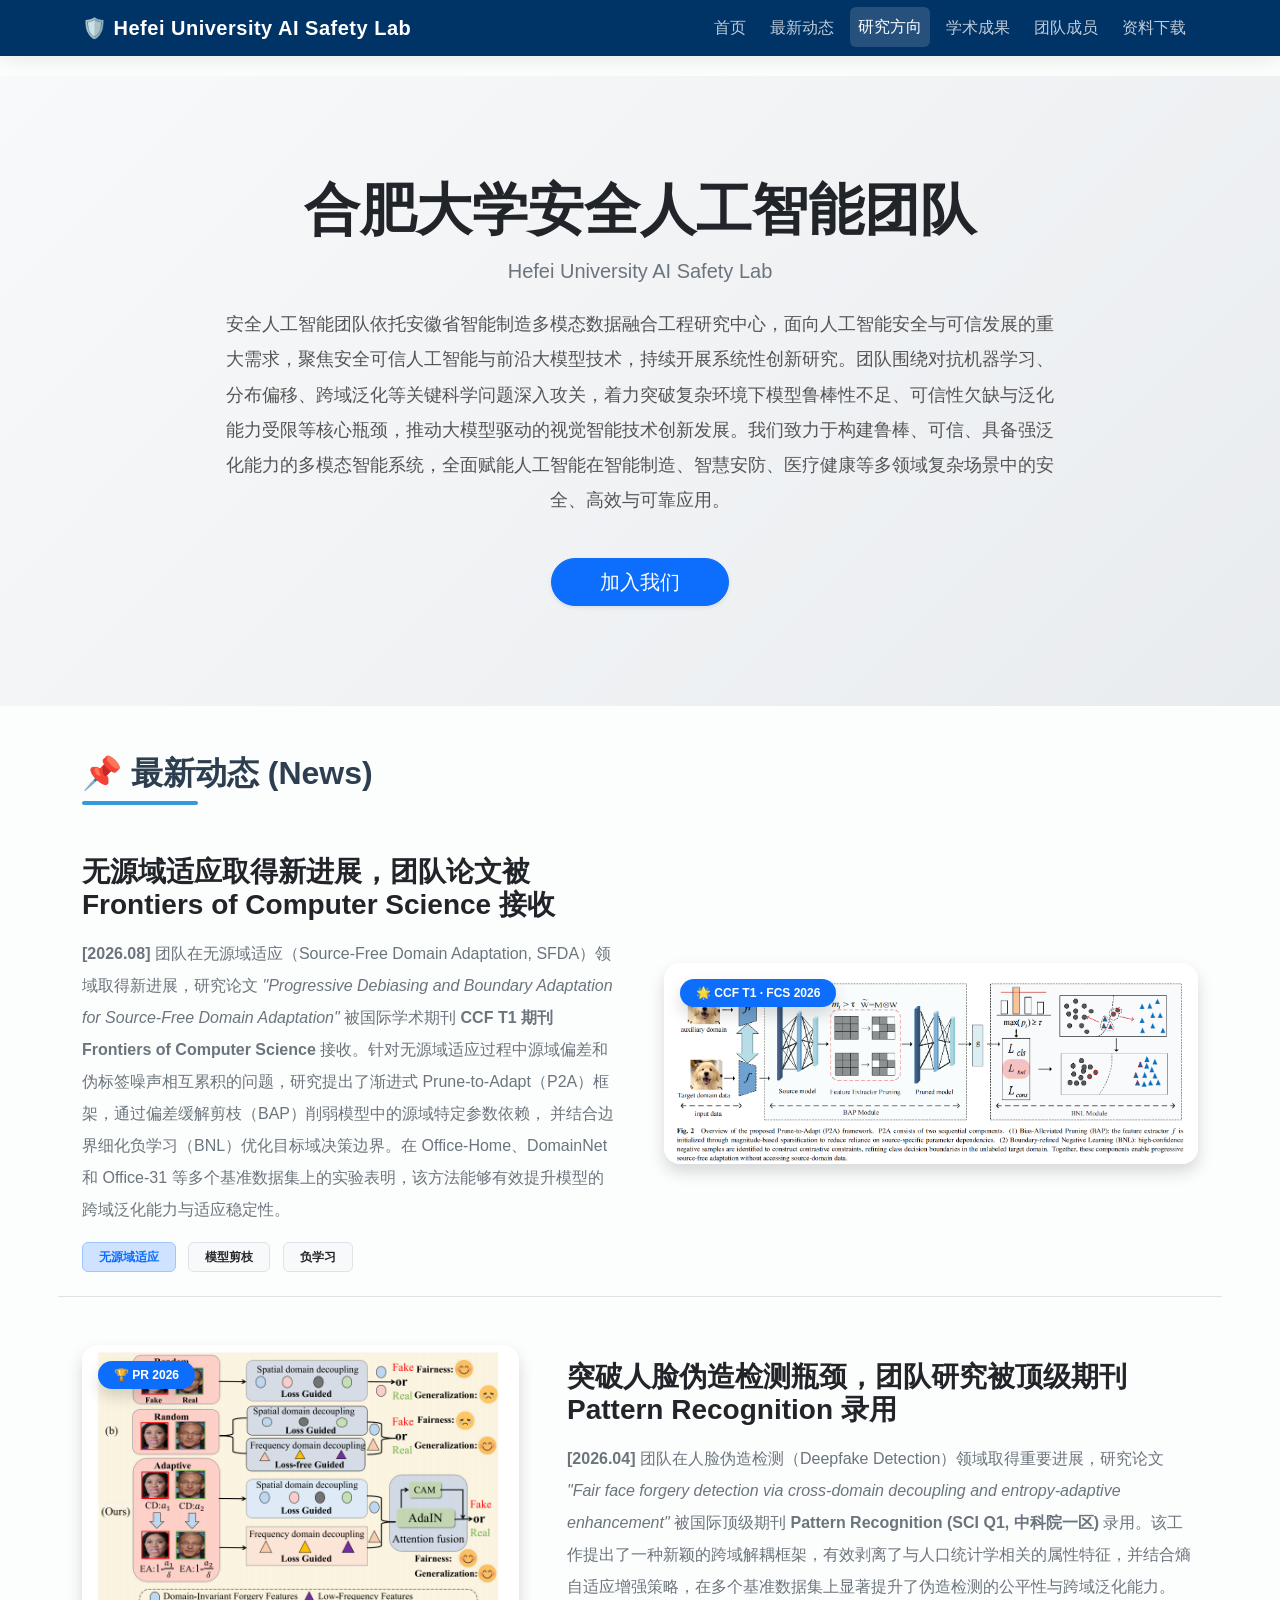
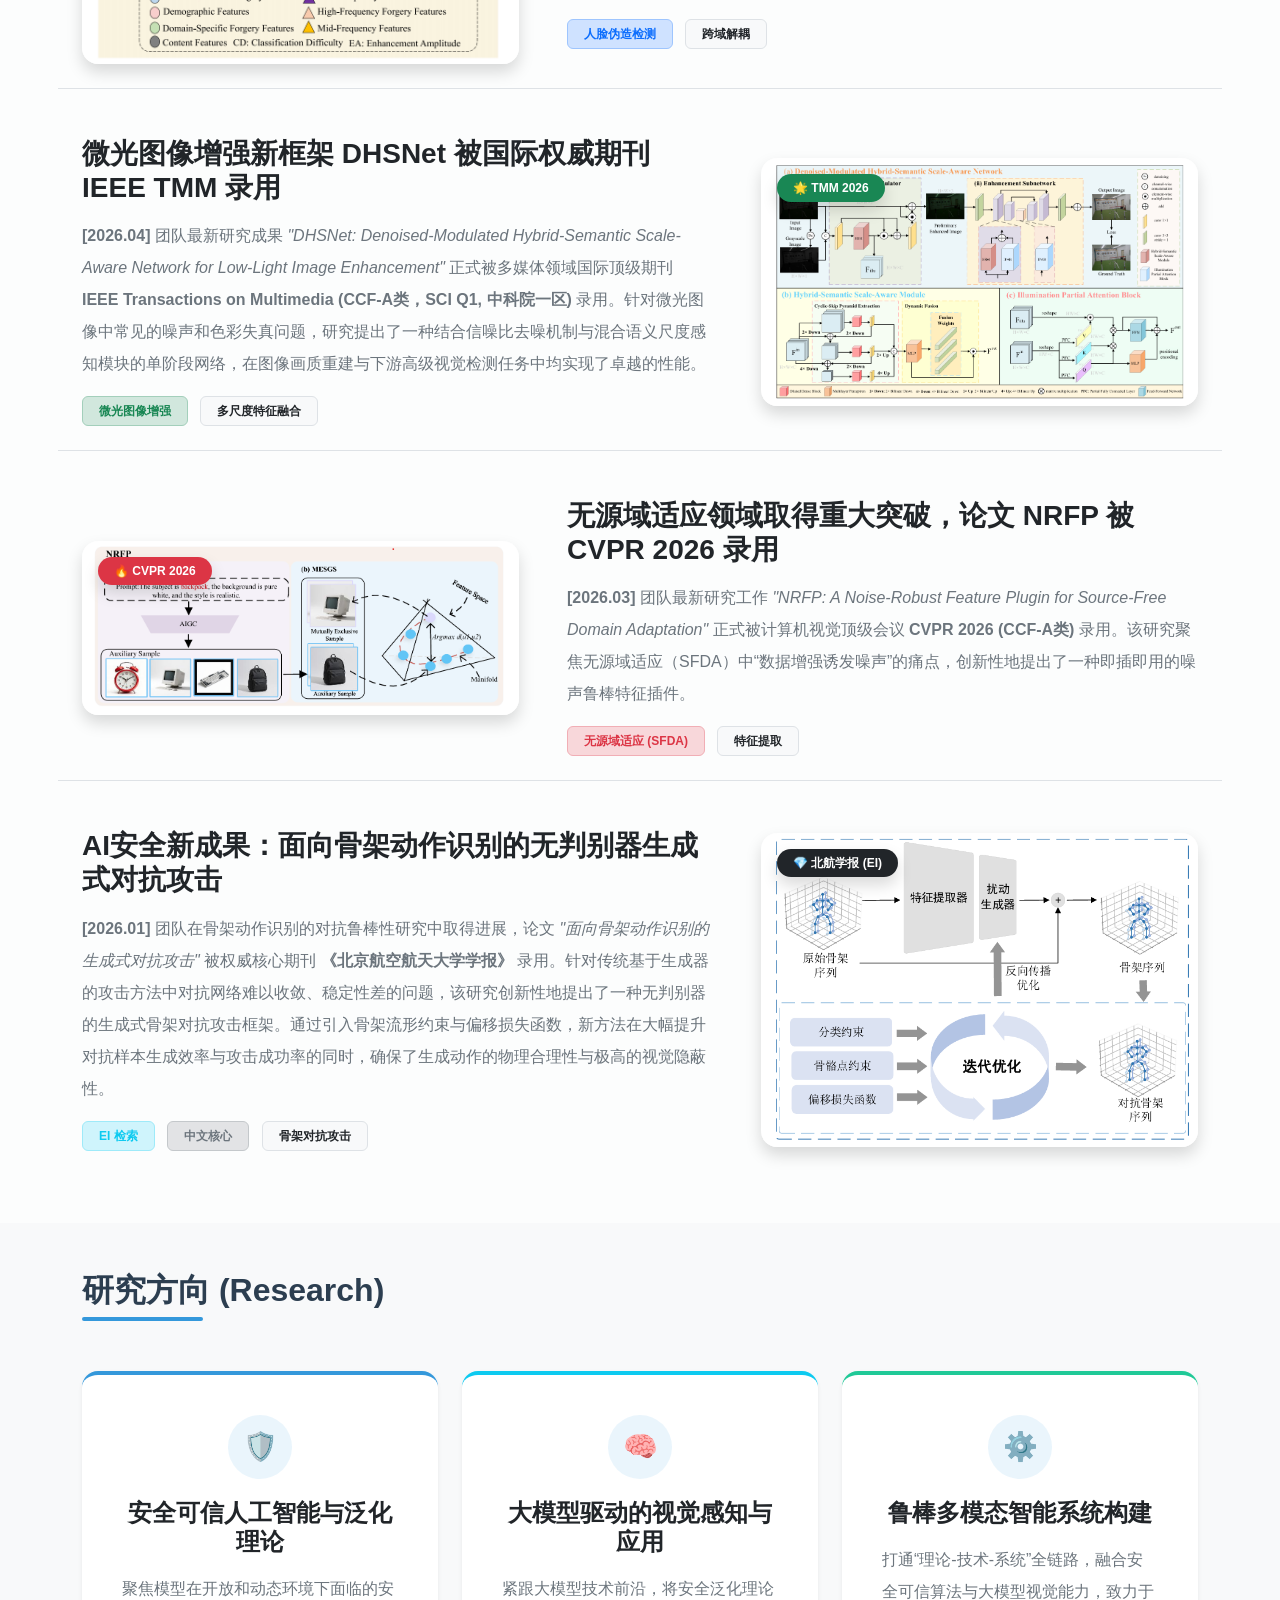
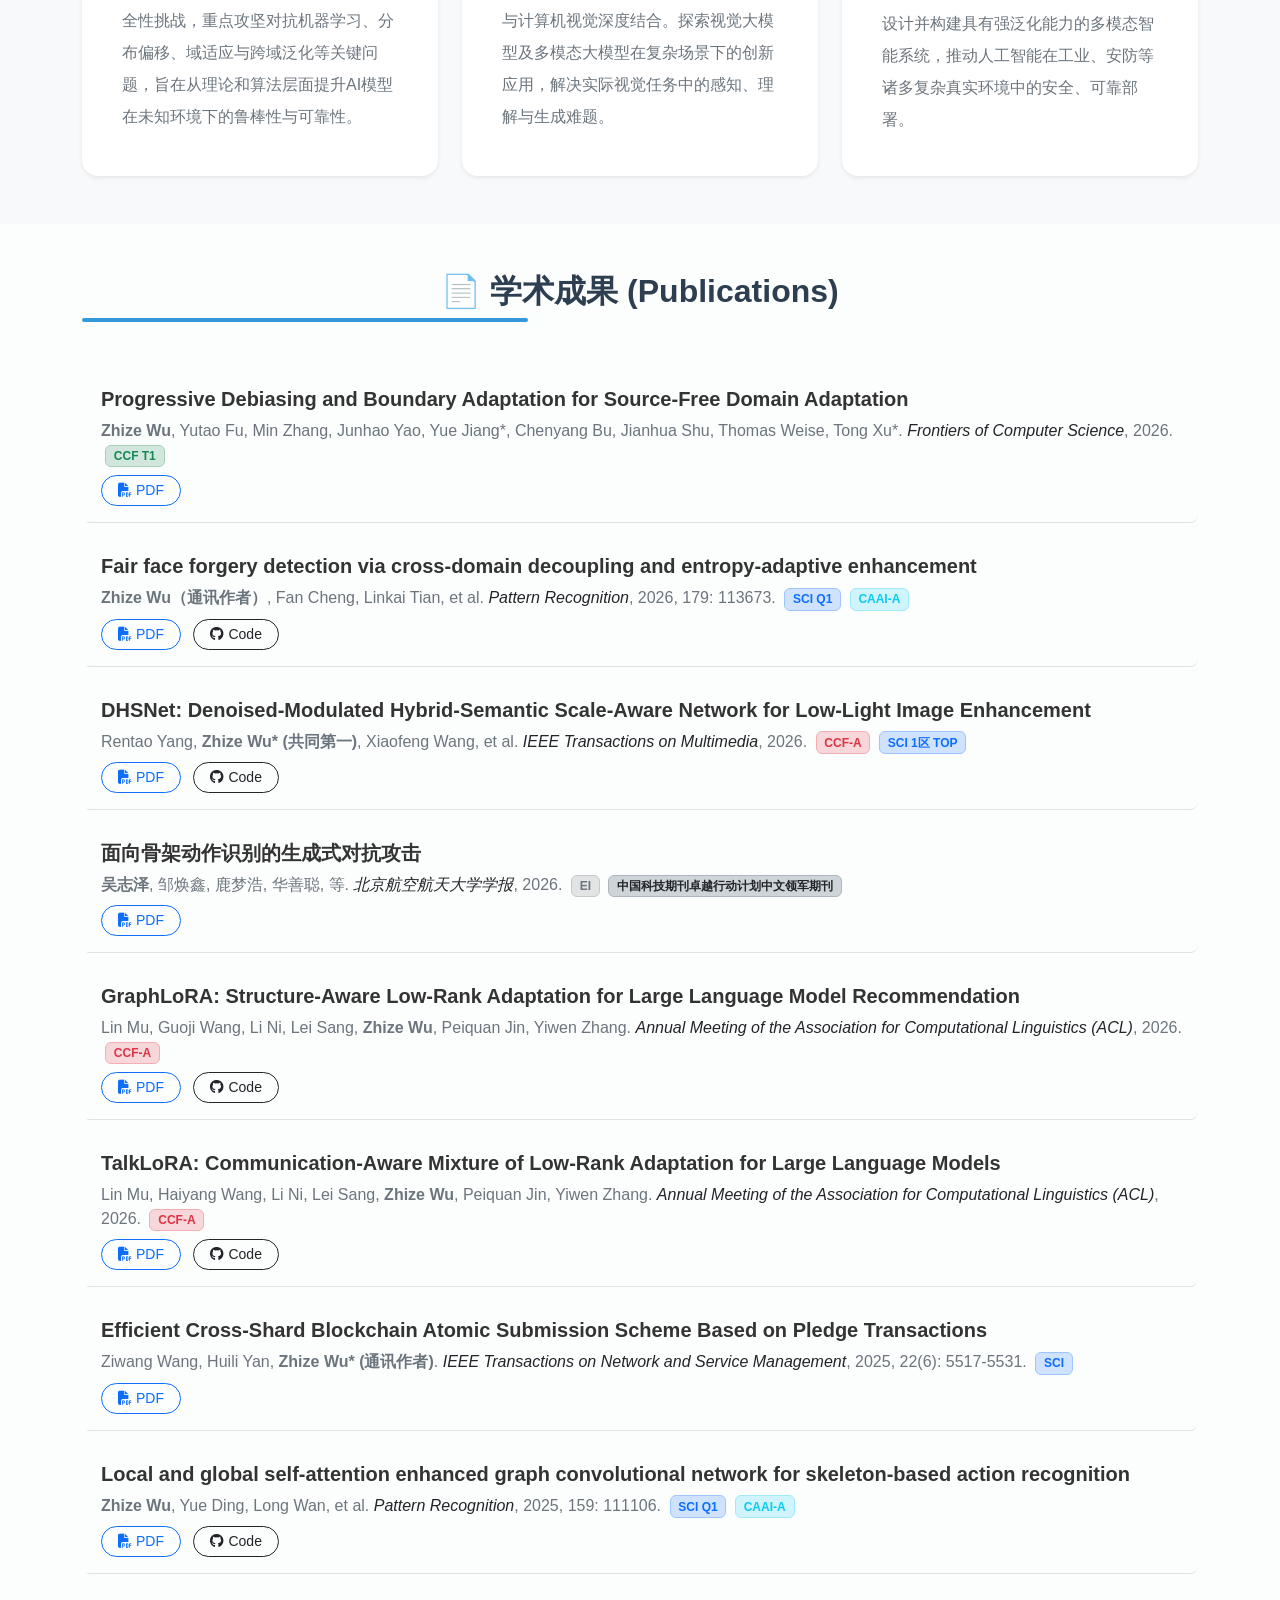
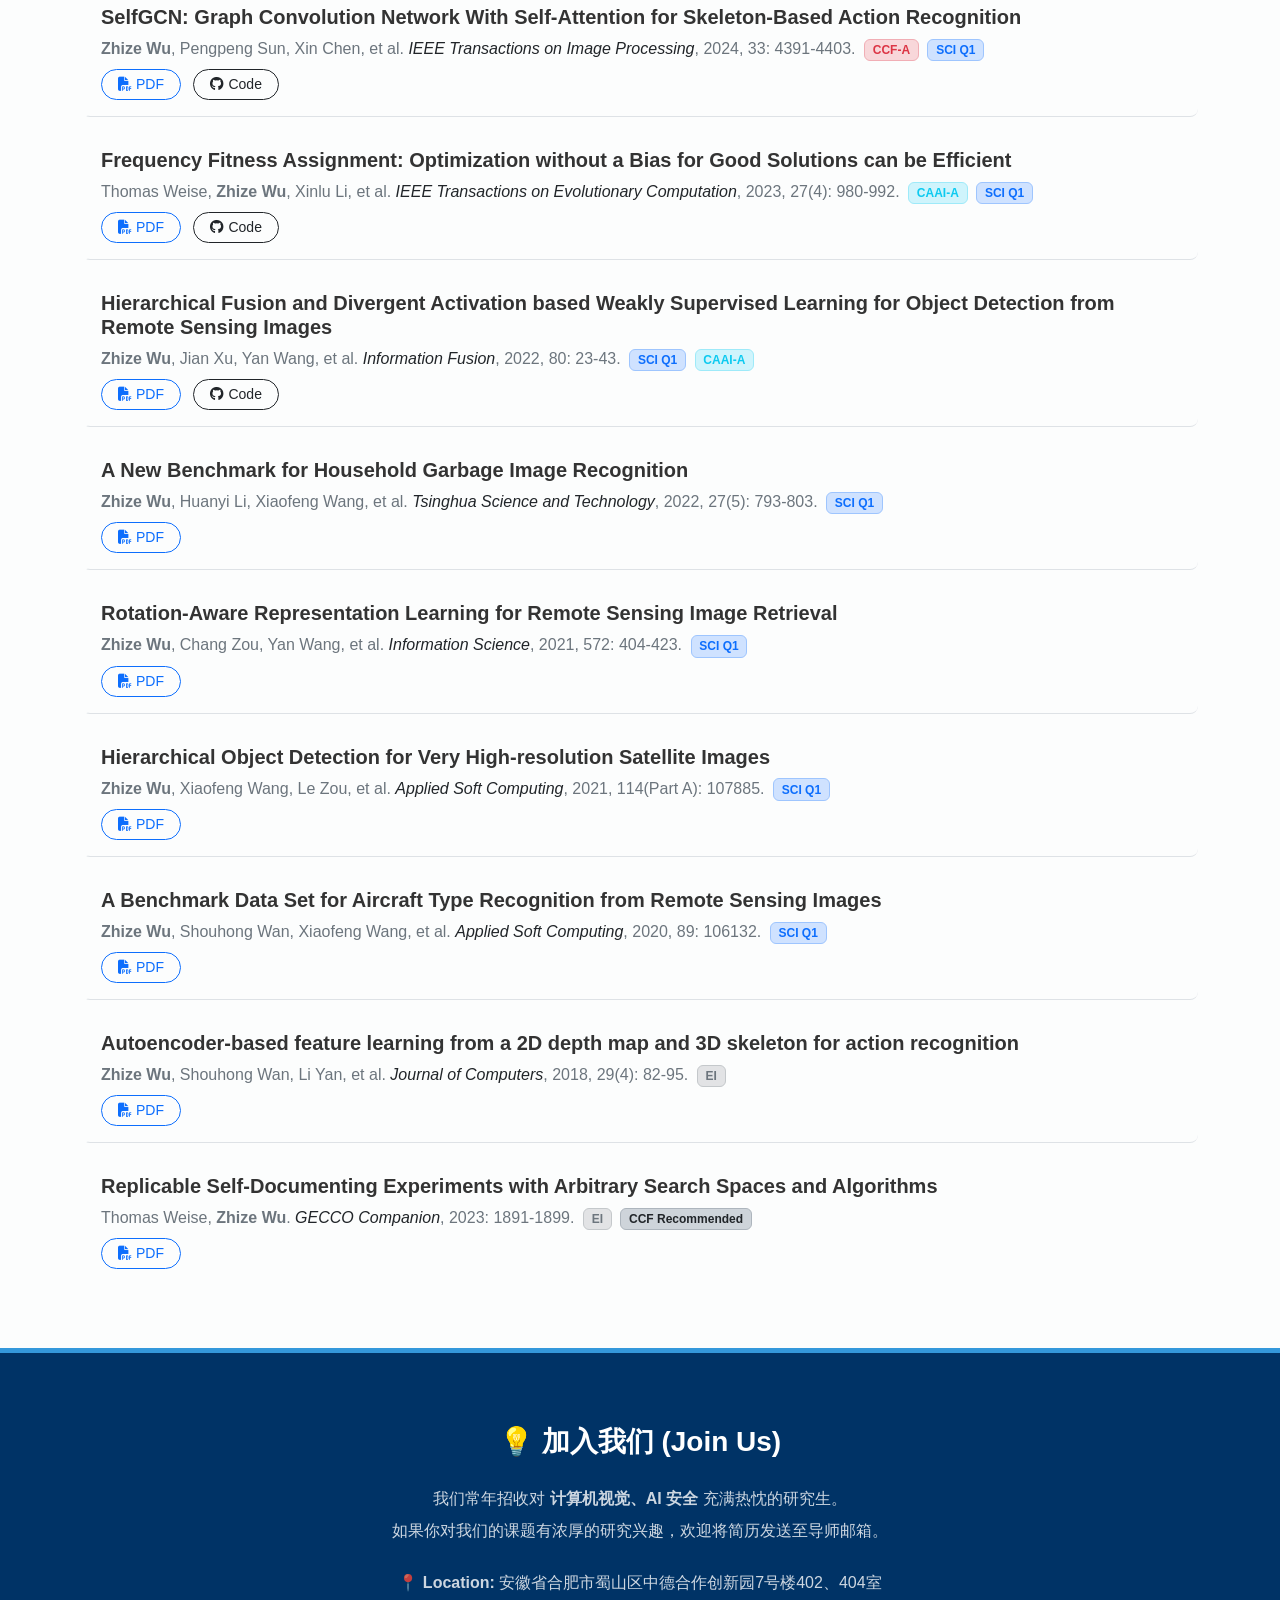
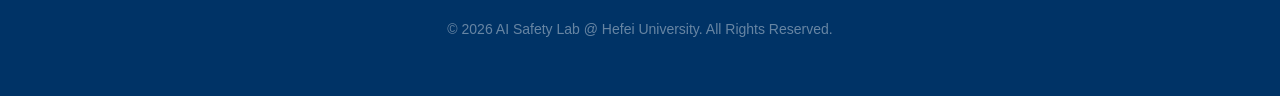
<file: index.html>
<!DOCTYPE html>
<html lang="zh-CN">
<head>
    <meta charset="UTF-8">
    <meta name="viewport" content="width=device-width, initial-scale=1.0, maximum-scale=1.0, user-scalable=no">
    <title>Hefei University AI Safety Lab | 合肥大学安全人工智能团队</title>
    <link href="https://cdn.jsdelivr.net/npm/bootstrap@5.3.0/dist/css/bootstrap.min.css" rel="stylesheet">
    <link href="https://cdnjs.cloudflare.com/ajax/libs/font-awesome/6.4.0/css/all.min.css" rel="stylesheet">
    
    <style>
        /* 基础与平滑滚动 */
        html { scroll-behavior: smooth; }
        body { font-family: -apple-system, BlinkMacSystemFont, "Segoe UI", Roboto, "Helvetica Neue", Arial, sans-serif; color: #333; padding-top: 76px; background-color: #fcfdfd; overflow-x: hidden; }
        :root { --academic-blue: #003366; --accent-blue: #3498db; }
        .navbar { background-color: var(--academic-blue); box-shadow: 0 4px 20px rgba(0, 0, 0, 0.08); transition: all 0.4s ease; }
        .navbar-brand { font-weight: 700; letter-spacing: 0.5px; color: #fff !important; }
        .nav-link { color: rgba(255, 255, 255, 0.75) !important; font-weight: 500; margin: 0 4px; border-radius: 6px; transition: all 0.3s ease; }
        .nav-link:hover, .nav-link.active { color: #fff !important; background-color: rgba(255, 255, 255, 0.15); transform: translateY(-1px); }
        .hero-section { background: linear-gradient(135deg, #f8f9fa 0%, #e9ecef 100%); padding: 100px 0; position: relative; }
        .hero-section p { font-size: 1.1rem; color: #555; }
        .section-title { font-weight: 700; color: #2c3e50; position: relative; padding-bottom: 12px; margin-bottom: 50px; display: inline-block; }
        .section-title::after { content: ''; position: absolute; left: 0; bottom: 0; width: 40%; height: 4px; background-color: var(--accent-blue); border-radius: 2px; }
        .card { border: none; border-radius: 16px; transition: all 0.4s cubic-bezier(0.165, 0.84, 0.44, 1); background: #fff; }
        .card:hover { transform: translateY(-8px); box-shadow: 0 20px 40px rgba(0, 0, 0, 0.08) !important; }
        .icon-box { width: 64px; height: 64px; background: rgba(52, 152, 219, 0.1); color: var(--accent-blue); border-radius: 50%; display: flex; align-items: center; justify-content: center; font-size: 28px; margin: 0 auto 20px; }
        .pub-item { padding: 15px; border-radius: 8px; border-left: 4px solid transparent; transition: all 0.3s ease; }
        .pub-item:hover { background-color: rgba(52, 152, 219, 0.04); border-left: 4px solid var(--accent-blue); box-shadow: 0 4px 12px rgba(0,0,0,0.02); transform: translateX(5px); }
        footer { background-color: var(--academic-blue); color: rgba(255, 255, 255, 0.8); border-top: 5px solid var(--accent-blue); }
        footer a { color: var(--accent-blue); transition: color 0.3s; text-decoration: none; }
        footer a:hover { color: #fff; text-decoration: underline; }
        footer h3 { color: #fff; font-weight: 600; }
        .reveal-up { opacity: 0; transform: translateY(40px); transition: opacity 0.8s ease-out, transform 0.8s ease-out; }
        .reveal-up.active { opacity: 1; transform: translateY(0); }
        @media (max-width: 768px) { .hero-section { padding: 60px 0; } .hero-section p { width: 95% !important; text-align: left !important; } .pub-item:hover { transform: none; } }
    </style>
</head>
<body data-bs-spy="scroll" data-bs-target="#mainNav" data-bs-offset="90">

    <nav class="navbar navbar-expand-lg fixed-top navbar-dark" id="mainNav">
        <div class="container">
            <a class="navbar-brand" href="index.html">🛡️ Hefei University AI Safety Lab</a>
            <button class="navbar-toggler border-0 shadow-none" type="button" data-bs-toggle="collapse" data-bs-target="#navbarResponsive">
                <span class="navbar-toggler-icon"></span>
            </button>
            <div class="collapse navbar-collapse" id="navbarResponsive">
                <ul class="navbar-nav ms-auto py-3 py-lg-0">
                    <li class="nav-item"><a class="nav-link" href="#page-top">首页</a></li>
                    <li class="nav-item"><a class="nav-link" href="#news">最新动态</a></li>
                    <li class="nav-item"><a class="nav-link" href="#research">研究方向</a></li>
                    <li class="nav-item"><a class="nav-link" href="#publications">学术成果</a></li>
                    <li class="nav-item"><a class="nav-link" href="team.html">团队成员</a></li>
                    <li class="nav-item"><a class="nav-link" href="downloads.html">资料下载</a></li>
                </ul>
            </div>
        </div>
    </nav>

    <header id="page-top" class="hero-section text-center reveal-up">
        <div class="container">
            <h1 class="display-4 fw-bold text-dark">合肥大学安全人工智能团队</h1>
            <h2 class="h5 text-secondary mt-3 mb-4 fw-light">Hefei University AI Safety Lab</h2>
            <p class="w-75 mx-auto lh-lg text-start text-md-center">
                安全人工智能团队依托安徽省智能制造多模态数据融合工程研究中心，面向人工智能安全与可信发展的重大需求，聚焦安全可信人工智能与前沿大模型技术，持续开展系统性创新研究。团队围绕对抗机器学习、分布偏移、跨域泛化等关键科学问题深入攻关，着力突破复杂环境下模型鲁棒性不足、可信性欠缺与泛化能力受限等核心瓶颈，推动大模型驱动的视觉智能技术创新发展。我们致力于构建鲁棒、可信、具备强泛化能力的多模态智能系统，全面赋能人工智能在智能制造、智慧安防、医疗健康等多领域复杂场景中的安全、高效与可靠应用。
            </p>
            <a href="#join" class="btn btn-primary btn-lg mt-4 shadow-sm px-5 rounded-pill">加入我们</a>
        </div>
    </header>

    <section id="news" class="container py-5 reveal-up">
        <h2 class="section-title">📌 最新动态 (News)</h2>

        <div class="row g-5 align-items-center flex-md-row-reverse mb-5 pb-4 border-bottom">
    <div class="col-md-6">
        <div class="position-relative">
            <img src="assets/images/Progressive Debiasing.png" alt="P2A Framework" class="img-fluid rounded-4 shadow">
            <div class="position-absolute top-0 start-0 m-3">
            <span class="badge bg-primary shadow px-3 py-2 rounded-pill">
    🌟 CCF T1 · FCS 2026
</span>
            </div>
        </div>
    </div>

    <div class="col-md-6">
        <h3 class="fw-bold text-dark mb-3">
            无源域适应取得新进展，团队论文被 Frontiers of Computer Science 接收
        </h3>

        <p class="text-secondary lh-lg text-start">
            <strong>[2026.08]</strong>
            团队在无源域适应（Source-Free Domain Adaptation, SFDA）领域取得新进展，研究论文
            <i>"Progressive Debiasing and Boundary Adaptation for Source-Free Domain Adaptation"</i>
            被国际学术期刊
           <strong>CCF T1 期刊 Frontiers of Computer Science</strong>
            接收。针对无源域适应过程中源域偏差和伪标签噪声相互累积的问题，研究提出了渐进式
            Prune-to-Adapt（P2A）框架，通过偏差缓解剪枝（BAP）削弱模型中的源域特定参数依赖，
            并结合边界细化负学习（BNL）优化目标域决策边界。在 Office-Home、DomainNet 和
            Office-31 等多个基准数据集上的实验表明，该方法能够有效提升模型的跨域泛化能力与适应稳定性。
        </p>

        <div class="mt-3">
            <span class="badge bg-primary-subtle text-primary border border-primary-subtle p-2 px-3 me-2">
                无源域适应
            </span>
            <span class="badge bg-light text-dark border p-2 px-3 me-2">
                模型剪枝
            </span>
            <span class="badge bg-light text-dark border p-2 px-3">
                负学习
            </span>
        </div>
    </div>
</div>
        
        <div class="row g-5 align-items-center mb-5 pb-4 border-bottom">
            <div class="col-md-5">
                <div class="position-relative">
                    <img src="assets/images/2.png" alt="Fair Face Forgery Detection Framework" class="img-fluid rounded-4 shadow">
                    <div class="position-absolute top-0 start-0 m-3">
                        <span class="badge bg-primary shadow px-3 py-2 rounded-pill">🏆 PR 2026</span>
                    </div>
                </div>
            </div>
            <div class="col-md-7">
                <h3 class="fw-bold text-dark mb-3">突破人脸伪造检测瓶颈，团队研究被顶级期刊 Pattern Recognition 录用</h3>
                <p class="text-secondary lh-lg text-start">
                    <strong>[2026.04]</strong> 团队在人脸伪造检测（Deepfake Detection）领域取得重要进展，研究论文 <i>"Fair face forgery detection via cross-domain decoupling and entropy-adaptive enhancement"</i> 被国际顶级期刊 <strong>Pattern Recognition (SCI Q1, 中科院一区)</strong> 录用。该工作提出了一种新颖的跨域解耦框架，有效剥离了与人口统计学相关的属性特征，并结合熵自适应增强策略，在多个基准数据集上显著提升了伪造检测的公平性与跨域泛化能力。
                </p>
                <div class="mt-3">
                    <span class="badge bg-primary-subtle text-primary border border-primary-subtle p-2 px-3 me-2">人脸伪造检测</span>
                    <span class="badge bg-light text-dark border p-2 px-3">跨域解耦</span>
                </div>
            </div>
        </div>

        <div class="row g-5 align-items-center flex-md-row-reverse mb-5 pb-4 border-bottom">
            <div class="col-md-5">
                <div class="position-relative">
                    <img src="assets/images/1.png" alt="DHSNet Framework" class="img-fluid rounded-4 shadow">
                    <div class="position-absolute top-0 start-0 m-3">
                        <span class="badge bg-success shadow px-3 py-2 rounded-pill">🌟 TMM 2026</span>
                    </div>
                </div>
            </div>
            <div class="col-md-7">
                <h3 class="fw-bold text-dark mb-3">微光图像增强新框架 DHSNet 被国际权威期刊 IEEE TMM 录用</h3>
                <p class="text-secondary lh-lg text-start">
                    <strong>[2026.04]</strong> 团队最新研究成果 <i>"DHSNet: Denoised-Modulated Hybrid-Semantic Scale-Aware Network for Low-Light Image Enhancement"</i> 正式被多媒体领域国际顶级期刊 <strong>IEEE Transactions on Multimedia (CCF-A类，SCI Q1, 中科院一区)</strong> 录用。针对微光图像中常见的噪声和色彩失真问题，研究提出了一种结合信噪比去噪机制与混合语义尺度感知模块的单阶段网络，在图像画质重建与下游高级视觉检测任务中均实现了卓越的性能。
                </p>
                <div class="mt-3">
                    <span class="badge bg-success-subtle text-success border border-success-subtle p-2 px-3 me-2">微光图像增强</span>
                    <span class="badge bg-light text-dark border p-2 px-3">多尺度特征融合</span>
                </div>
            </div>
        </div>

        <div class="row g-5 align-items-center mb-5 pb-4 border-bottom">
            <div class="col-md-5">
                <div class="position-relative">
                    <img src="assets/images/nrfp-framework.png" alt="NRFP Framework" class="img-fluid rounded-4 shadow">
                    <div class="position-absolute top-0 start-0 m-3">
                        <span class="badge bg-danger shadow px-3 py-2 rounded-pill">🔥 CVPR 2026</span>
                    </div>
                </div>
            </div>
            <div class="col-md-7">
                <h3 class="fw-bold text-dark mb-3">无源域适应领域取得重大突破，论文 NRFP 被 CVPR 2026 录用</h3>
                <p class="text-secondary lh-lg text-start">
                    <strong>[2026.03]</strong> 团队最新研究工作 <i>"NRFP: A Noise-Robust Feature Plugin for Source-Free Domain Adaptation"</i> 正式被计算机视觉顶级会议 <strong>CVPR 2026 (CCF-A类)</strong> 录用。该研究聚焦无源域适应（SFDA）中“数据增强诱发噪声”的痛点，创新性地提出了一种即插即用的噪声鲁棒特征插件。
                </p>
                <div class="mt-3">
                    <span class="badge bg-danger-subtle text-danger border border-danger-subtle p-2 px-3 me-2">无源域适应 (SFDA)</span>
                    <span class="badge bg-light text-dark border p-2 px-3">特征提取</span>
                </div>
            </div>
        </div>
        
        <div class="row g-5 align-items-center flex-md-row-reverse mb-4">
            <div class="col-md-5">
                <div class="position-relative">
                    <img src="assets/images/4.png" alt="Generative Skeleton Attack Framework" class="img-fluid rounded-4 shadow">
                    <div class="position-absolute top-0 start-0 m-3">
                        <span class="badge bg-dark shadow px-3 py-2 rounded-pill">💎 北航学报 (EI)</span>
                    </div>
                </div>
            </div>
            <div class="col-md-7">
                <h3 class="fw-bold text-dark mb-3">AI安全新成果：面向骨架动作识别的无判别器生成式对抗攻击</h3>
                <p class="text-secondary lh-lg text-start">
                    <strong>[2026.01]</strong> 团队在骨架动作识别的对抗鲁棒性研究中取得进展，论文 <i>"面向骨架动作识别的生成式对抗攻击"</i> 被权威核心期刊 <strong>《北京航空航天大学学报》</strong> 录用。针对传统基于生成器的攻击方法中对抗网络难以收敛、稳定性差的问题，该研究创新性地提出了一种无判别器的生成式骨架对抗攻击框架。通过引入骨架流形约束与偏移损失函数，新方法在大幅提升对抗样本生成效率与攻击成功率的同时，确保了生成动作的物理合理性与极高的视觉隐蔽性。
                </p>
                <div class="mt-3">
                    <span class="badge bg-info-subtle text-info border border-info-subtle p-2 px-3 me-2">EI 检索</span>
                    <span class="badge bg-secondary-subtle text-secondary border border-secondary-subtle p-2 px-3 me-2">中文核心</span>
                    <span class="badge bg-light text-dark border p-2 px-3">骨架对抗攻击</span>
                </div>
            </div>
        </div>
    </section>

   <section id="research" class="py-5 bg-light">
        <div class="container reveal-up">
            <h2 class="section-title"> 研究方向 (Research)</h2>
            <div class="row g-4 justify-content-center">
                
                <div class="col-md-4">
                    <div class="card p-4 h-100 shadow-sm" style="border-top: 4px solid #3498db;">
                        <div class="card-body text-center">
                            <div class="icon-box">🛡️</div>
                            <h4 class="card-title fw-bold text-dark mb-3">安全可信人工智能与泛化理论</h4>
                            <p class="card-text text-secondary lh-lg text-start">
                                聚焦模型在开放和动态环境下面临的安全性挑战，重点攻坚对抗机器学习、分布偏移、域适应与跨域泛化等关键问题，旨在从理论和算法层面提升AI模型在未知环境下的鲁棒性与可靠性。
                            </p>
                        </div>
                    </div>
                </div>

                <div class="col-md-4">
                    <div class="card p-4 h-100 shadow-sm" style="border-top: 4px solid #0dcaf0;">
                        <div class="card-body text-center">
                            <div class="icon-box">🧠</div>
                            <h4 class="card-title fw-bold text-dark mb-3">大模型驱动的视觉感知与应用</h4>
                            <p class="card-text text-secondary lh-lg text-start">
                                紧跟大模型技术前沿，将安全泛化理论与计算机视觉深度结合。探索视觉大模型及多模态大模型在复杂场景下的创新应用，解决实际视觉任务中的感知、理解与生成难题。
                            </p>
                        </div>
                    </div>
                </div>

                <div class="col-md-4">
                    <div class="card p-4 h-100 shadow-sm" style="border-top: 4px solid #20c997;">
                        <div class="card-body text-center">
                            <div class="icon-box">⚙️</div>
                            <h4 class="card-title fw-bold text-dark mb-3">鲁棒多模态智能系统构建</h4>
                            <p class="card-text text-secondary lh-lg text-start">
                                打通“理论-技术-系统”全链路，融合安全可信算法与大模型视觉能力，致力于设计并构建具有强泛化能力的多模态智能系统，推动人工智能在工业、安防等诸多复杂真实环境中的安全、可靠部署。
                            </p>
                        </div>
                    </div>
                </div>

            </div>
        </div>
    </section>


    <section id="publications" class="container py-5 reveal-up">
        <h2 class="section-title text-center d-block mx-auto"> 📄 学术成果 (Publications)</h2>
        <div class="mt-4 publication-list">


            <div class="pub-item mb-3 border-bottom pb-3">
    <h5 class="fw-bold mb-2">
        Progressive Debiasing and Boundary Adaptation for Source-Free Domain Adaptation
    </h5>
    <p class="mb-2 text-secondary">
        <strong>Zhize Wu</strong>, Yutao Fu, Min Zhang, Junhao Yao, Yue Jiang*, Chenyang Bu,
        Jianhua Shu, Thomas Weise, Tong Xu*.
        <span class="text-dark"><i>Frontiers of Computer Science</i></span>, 2026.
        <span class="badge bg-success-subtle text-success border border-success-subtle ms-1">CCF T1</span>
    </p>
    <div class="pub-links">
        <a href="https://doi.org/10.1007/s11704-026-61263-9"
           target="_blank"
           class="btn btn-sm btn-outline-primary rounded-pill px-3 py-1 me-2">
            <i class="fas fa-file-pdf me-1"></i>PDF
        </a>
    </div>
</div>
            
             <div class="pub-item mb-3 border-bottom pb-3">
                <h5 class="fw-bold mb-2">Fair face forgery detection via cross-domain decoupling and entropy-adaptive enhancement</h5>
                <p class="mb-2 text-secondary">
                    <strong>Zhize Wu（通讯作者）</strong>, Fan Cheng, Linkai Tian, et al. 
                    <span class="text-dark"><i>Pattern Recognition</i></span>, 2026, 179: 113673.
                    <span class="badge bg-primary-subtle text-primary border border-primary-subtle ms-1">SCI Q1</span>
                    <span class="badge bg-info-subtle text-info border border-info-subtle ms-1">CAAI-A</span>
                </p>
                <div class="pub-links">
                    <a href="https://doi.org/10.1016/j.patcog.2025.113673" target="_blank" class="btn btn-sm btn-outline-primary rounded-pill px-3 py-1 me-2"><i class="fas fa-file-pdf me-1"></i>PDF</a>
                    <a href="#" target="_blank" class="btn btn-sm btn-outline-dark rounded-pill px-3 py-1"><i class="fab fa-github me-1"></i>Code</a>
                </div>
            </div>

            <div class="pub-item mb-3 border-bottom pb-3">
                <h5 class="fw-bold mb-2">DHSNet: Denoised-Modulated Hybrid-Semantic Scale-Aware Network for Low-Light Image Enhancement</h5>
                <p class="mb-2 text-secondary">
                    Rentao Yang, <strong>Zhize Wu* (共同第一)</strong>, Xiaofeng Wang, et al. 
                    <span class="text-dark"><i>IEEE Transactions on Multimedia</i></span>, 2026. 
                    <span class="badge bg-danger-subtle text-danger border border-danger-subtle ms-1">CCF-A</span>
                    <span class="badge bg-primary-subtle text-primary border border-primary-subtle ms-1">SCI 1区 TOP</span>
                </p>
                <div class="pub-links">
                    <a href="https://doi.org/10.1109/TMM.2026.3664955" target="_blank" class="btn btn-sm btn-outline-primary rounded-pill px-3 py-1 me-2"><i class="fas fa-file-pdf me-1"></i>PDF</a>
                    <a href="#" target="_blank" class="btn btn-sm btn-outline-dark rounded-pill px-3 py-1"><i class="fab fa-github me-1"></i>Code</a>
                </div>
            </div>

            <div class="pub-item mb-3 border-bottom pb-3">
                <h5 class="fw-bold mb-2">面向骨架动作识别的生成式对抗攻击</h5>
                <p class="mb-2 text-secondary">
                    <strong>吴志泽</strong>, 邹焕鑫, 鹿梦浩, 华善聪, 等. 
                    <span class="text-dark"><i>北京航空航天大学学报</i></span>, 2026. 
                    <span class="badge bg-secondary-subtle text-secondary border border-secondary-subtle ms-1">EI</span>
                    <span class="badge bg-dark-subtle text-dark border border-dark-subtle ms-1">中国科技期刊卓越行动计划中文领军期刊</span>
                </p>
                <div class="pub-links">
                    <a href="https://doi.org/10.13700/j.bh.1001-5965.2025.0681" target="_blank" class="btn btn-sm btn-outline-primary rounded-pill px-3 py-1 me-2"><i class="fas fa-file-pdf me-1"></i>PDF</a>
                </div>
            </div>

            <div class="pub-item mb-3 border-bottom pb-3">
                <h5 class="fw-bold mb-2">GraphLoRA: Structure-Aware Low-Rank Adaptation for Large Language Model Recommendation</h5>
                <p class="mb-2 text-secondary">
                    Lin Mu, Guoji Wang, Li Ni, Lei Sang, <strong>Zhize Wu</strong>, Peiquan Jin, Yiwen Zhang. 
                    <span class="text-dark"><i>Annual Meeting of the Association for Computational Linguistics (ACL)</i></span>, 2026. 
                    <span class="badge bg-danger-subtle text-danger border border-danger-subtle ms-1">CCF-A</span>
                </p>
                <div class="pub-links">
                    <a href="#" target="_blank" class="btn btn-sm btn-outline-primary rounded-pill px-3 py-1 me-2"><i class="fas fa-file-pdf me-1"></i>PDF</a>
                    <a href="#" target="_blank" class="btn btn-sm btn-outline-dark rounded-pill px-3 py-1"><i class="fab fa-github me-1"></i>Code</a>
                </div>
            </div>

            <div class="pub-item mb-3 border-bottom pb-3">
                <h5 class="fw-bold mb-2">TalkLoRA: Communication-Aware Mixture of Low-Rank Adaptation for Large Language Models</h5>
                <p class="mb-2 text-secondary">
                    Lin Mu, Haiyang Wang, Li Ni, Lei Sang, <strong>Zhize Wu</strong>, Peiquan Jin, Yiwen Zhang. 
                    <span class="text-dark"><i>Annual Meeting of the Association for Computational Linguistics (ACL)</i></span>, 2026. 
                    <span class="badge bg-danger-subtle text-danger border border-danger-subtle ms-1">CCF-A</span>
                </p>
                <div class="pub-links">
                    <a href="#" target="_blank" class="btn btn-sm btn-outline-primary rounded-pill px-3 py-1 me-2"><i class="fas fa-file-pdf me-1"></i>PDF</a>
                    <a href="#" target="_blank" class="btn btn-sm btn-outline-dark rounded-pill px-3 py-1"><i class="fab fa-github me-1"></i>Code</a>
                </div>
            </div>

            <div class="pub-item mb-3 border-bottom pb-3">
                <h5 class="fw-bold mb-2">Efficient Cross-Shard Blockchain Atomic Submission Scheme Based on Pledge Transactions</h5>
                <p class="mb-2 text-secondary">
                    Ziwang Wang, Huili Yan, <strong>Zhize Wu* (通讯作者)</strong>. 
                    <span class="text-dark"><i>IEEE Transactions on Network and Service Management</i></span>, 2025, 22(6): 5517-5531. 
                    <span class="badge bg-primary-subtle text-primary border border-primary-subtle ms-1">SCI</span>
                </p>
                <div class="pub-links">
                    <a href="https://doi.org/10.1109/TNSM.2025.3498877" target="_blank" class="btn btn-sm btn-outline-primary rounded-pill px-3 py-1 me-2"><i class="fas fa-file-pdf me-1"></i>PDF</a>
                </div>
            </div>
            
            <div class="pub-item mb-3 border-bottom pb-3">
                <h5 class="fw-bold mb-2">Local and global self-attention enhanced graph convolutional network for skeleton-based action recognition</h5>
                <p class="mb-2 text-secondary">
                    <strong>Zhize Wu</strong>, Yue Ding, Long Wan, et al. 
                    <span class="text-dark"><i>Pattern Recognition</i></span>, 2025, 159: 111106. 
                    <span class="badge bg-primary-subtle text-primary border border-primary-subtle ms-1">SCI Q1</span>
                    <span class="badge bg-info-subtle text-info border border-info-subtle ms-1">CAAI-A</span>
                </p>
                <div class="pub-links">
                    <a href="https://doi.org/10.1016/j.patcog.2024.111106" target="_blank" class="btn btn-sm btn-outline-primary rounded-pill px-3 py-1 me-2"><i class="fas fa-file-pdf me-1"></i>PDF</a>
                    <a href="#" target="_blank" class="btn btn-sm btn-outline-dark rounded-pill px-3 py-1"><i class="fab fa-github me-1"></i>Code</a>
                </div>
            </div>

            <div class="pub-item mb-3 border-bottom pb-3">
                <h5 class="fw-bold mb-2">SelfGCN: Graph Convolution Network With Self-Attention for Skeleton-Based Action Recognition</h5>
                <p class="mb-2 text-secondary">
                    <strong>Zhize Wu</strong>, Pengpeng Sun, Xin Chen, et al. 
                    <span class="text-dark"><i>IEEE Transactions on Image Processing</i></span>, 2024, 33: 4391-4403. 
                    <span class="badge bg-danger-subtle text-danger border border-danger-subtle ms-1">CCF-A</span>
                    <span class="badge bg-primary-subtle text-primary border border-primary-subtle ms-1">SCI Q1</span>
                </p>
                <div class="pub-links">
                    <a href="https://doi.org/10.1109/TIP.2024.3421319" target="_blank" class="btn btn-sm btn-outline-primary rounded-pill px-3 py-1 me-2"><i class="fas fa-file-pdf me-1"></i>PDF</a>
                    <a href="#" target="_blank" class="btn btn-sm btn-outline-dark rounded-pill px-3 py-1"><i class="fab fa-github me-1"></i>Code</a>
                </div>
            </div>

            <div class="pub-item mb-3 border-bottom pb-3">
                <h5 class="fw-bold mb-2">Frequency Fitness Assignment: Optimization without a Bias for Good Solutions can be Efficient</h5>
                <p class="mb-2 text-secondary">
                    Thomas Weise, <strong>Zhize Wu</strong>, Xinlu Li, et al. 
                    <span class="text-dark"><i>IEEE Transactions on Evolutionary Computation</i></span>, 2023, 27(4): 980-992. 
                    <span class="badge bg-info-subtle text-info border border-info-subtle ms-1">CAAI-A</span>
                    <span class="badge bg-primary-subtle text-primary border border-primary-subtle ms-1">SCI Q1</span>
                </p>
                <div class="pub-links">
                    <a href="https://doi.org/10.1109/TEVC.2022.3175782" target="_blank" class="btn btn-sm btn-outline-primary rounded-pill px-3 py-1 me-2"><i class="fas fa-file-pdf me-1"></i>PDF</a>
                    <a href="#" target="_blank" class="btn btn-sm btn-outline-dark rounded-pill px-3 py-1"><i class="fab fa-github me-1"></i>Code</a>
                </div>
            </div>

             <div class="pub-item mb-3 border-bottom pb-3">
                <h5 class="fw-bold mb-2">Hierarchical Fusion and Divergent Activation based Weakly Supervised Learning for Object Detection from Remote Sensing Images</h5>
                <p class="mb-2 text-secondary">
                    <strong>Zhize Wu</strong>, Jian Xu, Yan Wang, et al. 
                    <span class="text-dark"><i>Information Fusion</i></span>, 2022, 80: 23-43. 
                    <span class="badge bg-primary-subtle text-primary border border-primary-subtle ms-1">SCI Q1</span>
                    <span class="badge bg-info-subtle text-info border border-info-subtle ms-1">CAAI-A</span>
                </p>
                <div class="pub-links">
                    <a href="https://doi.org/10.1016/j.inffus.2021.11.002" target="_blank" class="btn btn-sm btn-outline-primary rounded-pill px-3 py-1 me-2"><i class="fas fa-file-pdf me-1"></i>PDF</a>
                    <a href="#" target="_blank" class="btn btn-sm btn-outline-dark rounded-pill px-3 py-1"><i class="fab fa-github me-1"></i>Code</a>
                </div>
            </div>

            <div class="pub-item mb-3 border-bottom pb-3">
                <h5 class="fw-bold mb-2">A New Benchmark for Household Garbage Image Recognition</h5>
                <p class="mb-2 text-secondary">
                    <strong>Zhize Wu</strong>, Huanyi Li, Xiaofeng Wang, et al. 
                    <span class="text-dark"><i>Tsinghua Science and Technology</i></span>, 2022, 27(5): 793-803. 
                    <span class="badge bg-primary-subtle text-primary border border-primary-subtle ms-1">SCI Q1</span>
                </p>
                <div class="pub-links">
                    <a href="https://doi.org/10.26599/TST.2021.9010041" target="_blank" class="btn btn-sm btn-outline-primary rounded-pill px-3 py-1 me-2"><i class="fas fa-file-pdf me-1"></i>PDF</a>
                </div>
            </div>

            <div class="pub-item mb-3 border-bottom pb-3">
                <h5 class="fw-bold mb-2">Rotation-Aware Representation Learning for Remote Sensing Image Retrieval</h5>
                <p class="mb-2 text-secondary">
                    <strong>Zhize Wu</strong>, Chang Zou, Yan Wang, et al. 
                    <span class="text-dark"><i>Information Science</i></span>, 2021, 572: 404-423. 
                    <span class="badge bg-primary-subtle text-primary border border-primary-subtle ms-1">SCI Q1</span>
                </p>
                <div class="pub-links">
                    <a href="https://doi.org/10.1016/j.ins.2021.05.021" target="_blank" class="btn btn-sm btn-outline-primary rounded-pill px-3 py-1 me-2"><i class="fas fa-file-pdf me-1"></i>PDF</a>
                </div>
            </div>

            <div class="pub-item mb-3 border-bottom pb-3">
                <h5 class="fw-bold mb-2">Hierarchical Object Detection for Very High-resolution Satellite Images</h5>
                <p class="mb-2 text-secondary">
                    <strong>Zhize Wu</strong>, Xiaofeng Wang, Le Zou, et al. 
                    <span class="text-dark"><i>Applied Soft Computing</i></span>, 2021, 114(Part A): 107885. 
                    <span class="badge bg-primary-subtle text-primary border border-primary-subtle ms-1">SCI Q1</span>
                </p>
                <div class="pub-links">
                    <a href="https://doi.org/10.1016/j.asoc.2021.107885" target="_blank" class="btn btn-sm btn-outline-primary rounded-pill px-3 py-1 me-2"><i class="fas fa-file-pdf me-1"></i>PDF</a>
                </div>
            </div>

            <div class="pub-item mb-3 border-bottom pb-3">
                <h5 class="fw-bold mb-2">A Benchmark Data Set for Aircraft Type Recognition from Remote Sensing Images</h5>
                <p class="mb-2 text-secondary">
                    <strong>Zhize Wu</strong>, Shouhong Wan, Xiaofeng Wang, et al. 
                    <span class="text-dark"><i>Applied Soft Computing</i></span>, 2020, 89: 106132. 
                    <span class="badge bg-primary-subtle text-primary border border-primary-subtle ms-1">SCI Q1</span>
                </p>
                <div class="pub-links">
                    <a href="https://doi.org/10.1016/j.asoc.2020.106132" target="_blank" class="btn btn-sm btn-outline-primary rounded-pill px-3 py-1 me-2"><i class="fas fa-file-pdf me-1"></i>PDF</a>
                </div>
            </div>

            <div class="pub-item mb-3 border-bottom pb-3">
                <h5 class="fw-bold mb-2">Autoencoder-based feature learning from a 2D depth map and 3D skeleton for action recognition</h5>
                <p class="mb-2 text-secondary">
                    <strong>Zhize Wu</strong>, Shouhong Wan, Li Yan, et al. 
                    <span class="text-dark"><i>Journal of Computers</i></span>, 2018, 29(4): 82-95. 
                    <span class="badge bg-secondary-subtle text-secondary border border-secondary-subtle ms-1">EI</span>
                </p>
                <div class="pub-links">
                    <a href="https://doi.org/10.3966/199115992018082904008" target="_blank" class="btn btn-sm btn-outline-primary rounded-pill px-3 py-1 me-2"><i class="fas fa-file-pdf me-1"></i>PDF</a>
                </div>
            </div>

            <div class="pub-item mb-3">
                <h5 class="fw-bold mb-2">Replicable Self-Documenting Experiments with Arbitrary Search Spaces and Algorithms</h5>
                <p class="mb-2 text-secondary">
                    Thomas Weise, <strong>Zhize Wu</strong>. 
                    <span class="text-dark"><i>GECCO Companion</i></span>, 2023: 1891-1899. 
                    <span class="badge bg-secondary-subtle text-secondary border border-secondary-subtle ms-1">EI</span>
                    <span class="badge bg-dark-subtle text-dark border border-dark-subtle ms-1">CCF Recommended</span>
                </p>
                <div class="pub-links">
                    <a href="https://doi.org/10.1145/3583133.3590731" target="_blank" class="btn btn-sm btn-outline-primary rounded-pill px-3 py-1 me-2"><i class="fas fa-file-pdf me-1"></i>PDF</a>
                </div>
            </div>
            
        </div>
    </section>

    <footer id="join" class="text-center py-5 reveal-up">
        <div class="container py-4">
            <h3 class="mb-4">💡 加入我们 (Join Us)</h3>
            <p class="col-md-8 mx-auto mb-4 lh-lg">
                我们常年招收对 <strong>计算机视觉、AI 安全</strong> 充满热忱的研究生。<br>
                如果你对我们的课题有浓厚的研究兴趣，欢迎将简历发送至导师邮箱。
            </p>
            <!-- <div class="mt-4 mb-5">
                <p class="mb-2"><strong>📬 导师邮箱 (Email):</strong></p>
                <div class="d-flex flex-wrap justify-content-center gap-3 mb-3 small">
                    <a href="mailto:wuzz@hfuu.edu.cn" class="text-decoration-none">吴志泽: wuzz@hfuu.edu.cn</a>
                    <span class="text-muted opacity-50 d-none d-md-inline">|</span>
                    <a href="mailto:sunfei@hfuu.edu.cn" class="text-decoration-none">孙斐: sunfei@hfuu.edu.cn</a>
                    <span class="text-muted opacity-50 d-none d-md-inline">|</span>
                    <a href="mailto:wangzw@hfuu.edu.cn" class="text-decoration-none">汪自旺: wangzw@hfuu.edu.cn</a>
                    <span class="text-muted opacity-50 d-none d-md-inline">|</span>
                    <a href="mailto:jiangyue@hfuu.edu.cn" class="text-decoration-none">蒋越: jiangyue@hfuu.edu.cn</a>
                </div> -->
                <p class="mb-0 mt-3"><strong>📍 Location:</strong> 安徽省合肥市蜀山区中德合作创新园7号楼402、404室</p>
            </div>
            
            <p class="small mb-2 opacity-50">&copy; 2026 AI Safety Lab @ Hefei University. All Rights Reserved.</p>
            
            <div class="small opacity-50" style="font-size: 0.85rem;">
                <span id="busuanzi_container_site_pv" style="display:none;">
                    <i class="fas fa-eye"></i> 本站总访问量: <span id="busuanzi_value_site_pv" class="fw-bold text-white"></span> 次
                </span>
            </div>
        </div>
    </footer>

    <script async src="//busuanzi.ibruce.info/busuanzi/2.3/busuanzi.pure.mini.js"></script>
    <script src="https://cdn.jsdelivr.net/npm/bootstrap@5.3.0/dist/js/bootstrap.bundle.min.js"></script>

    <script>
        document.addEventListener("DOMContentLoaded", function() {
            // 1. 移动端：点击菜单项后自动收起
            const navLinks = document.querySelectorAll('.nav-link');
            const menuToggle = document.getElementById('navbarResponsive');
            const bsCollapse = new bootstrap.Collapse(menuToggle, {toggle: false});
            
            navLinks.forEach(link => {
                link.addEventListener('click', () => {
                    if (menuToggle.classList.contains('show')) {
                        bsCollapse.toggle();
                    }
                });
            });

            // 2. 丝滑滚动监听与激活
            const sections = document.querySelectorAll('section, header');
            const navBarHeight = 76;
            
            window.addEventListener('scroll', () => {
                let current = '';
                sections.forEach(section => {
                    const sectionTop = section.offsetTop;
                    if (window.scrollY >= (sectionTop - navBarHeight - 100)) {
                        current = section.getAttribute('id');
                    }
                });

                navLinks.forEach(link => {
                    link.classList.remove('active');
                    if (link.getAttribute('href') === `#${current}`) {
                        link.classList.add('active');
                    }
                });
            });

            // 3. 进场动画 (Scroll Reveal)
            const revealElements = document.querySelectorAll('.reveal-up');
            const revealObserver = new IntersectionObserver((entries, observer) => {
                entries.forEach(entry => {
                    if (entry.isIntersecting) {
                        entry.target.classList.add('active');
                        observer.unobserve(entry.target);
                    }
                });
            }, { rootMargin: "0px 0px -50px 0px" });
            revealElements.forEach(el => revealObserver.observe(el));
        });
    </script>
</body>
</html>
</file>
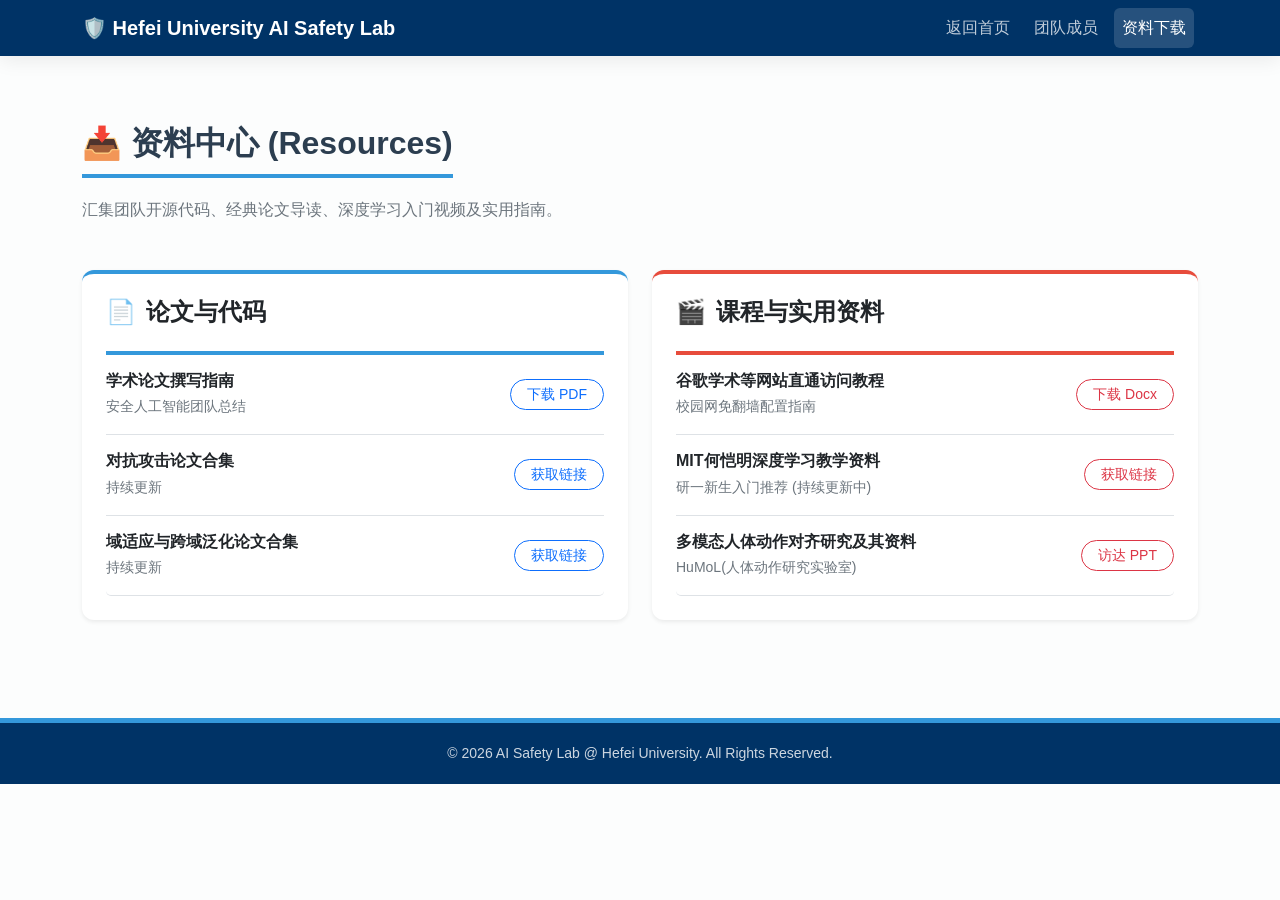
<file: downloads.html>
<!DOCTYPE html>
<html lang="zh-CN">
<head>
    <meta charset="UTF-8">
    <meta name="viewport" content="width=device-width, initial-scale=1.0">
    <title>资料下载 | Hefei University AI Safety Lab</title>
    <link href="https://cdn.jsdelivr.net/npm/bootstrap@5.3.0/dist/css/bootstrap.min.css" rel="stylesheet">
    <style>
        body { font-family: -apple-system, BlinkMacSystemFont, "Segoe UI", Roboto, sans-serif; color: #333; padding-top: 76px; background-color: #fcfdfd; }
        :root { --academic-blue: #003366; --accent-blue: #3498db; }
        .navbar { background-color: var(--academic-blue); box-shadow: 0 4px 20px rgba(0, 0, 0, 0.08); }
        .navbar-brand { font-weight: 700; color: #fff !important; }
        .nav-link { color: rgba(255, 255, 255, 0.75) !important; font-weight: 500; margin: 0 4px; border-radius: 6px;}
        .nav-link:hover, .nav-link.active { color: #fff !important; background-color: rgba(255, 255, 255, 0.15); }
        .section-title { font-weight: 700; color: #2c3e50; padding-bottom: 12px; border-bottom: 4px solid var(--accent-blue); display: inline-block; margin-bottom: 20px; }
        footer { background-color: var(--academic-blue); color: rgba(255, 255, 255, 0.8); padding: 20px 0; border-top: 5px solid var(--accent-blue); margin-top: 50px;}
    </style>
</head>
<body>

    <nav class="navbar navbar-expand-lg fixed-top navbar-dark">
        <div class="container">
            <a class="navbar-brand" href="index.html">🛡️ Hefei University AI Safety Lab</a>
            <button class="navbar-toggler" type="button" data-bs-toggle="collapse" data-bs-target="#navbarNav">
                <span class="navbar-toggler-icon"></span>
            </button>
            <div class="collapse navbar-collapse" id="navbarNav">
                <ul class="navbar-nav ms-auto">
                    <li class="nav-item"><a class="nav-link" href="index.html">返回首页</a></li>
                    <li class="nav-item"><a class="nav-link" href="team.html">团队成员</a></li>
                    <li class="nav-item"><a class="nav-link active" href="downloads.html">资料下载</a></li>
                </ul>
            </div>
        </div>
    </nav>

    <div class="container py-5 mb-5">
        
        <h2 class="section-title">📥 资料中心 (Resources)</h2>
        <p class="text-secondary mb-5">汇集团队开源代码、经典论文导读、深度学习入门视频及实用指南。</p>
        
        <div class="row g-4">
            
            <div class="col-md-6">
                <div class="card p-4 h-100 shadow-sm border-0" style="border-top: 4px solid var(--accent-blue) !important; border-radius: 12px;">
                    
                    <h4 class="fw-bold mb-4 text-dark d-flex align-items-center">
                        <span style="font-size: 1.5rem; margin-right: 10px;">📄</span> 论文与代码
                    </h4>
                    
                    <div class="list-group list-group-flush">
                        
                        <div class="list-group-item px-0 py-3 d-flex justify-content-between align-items-center border-bottom">
                            <div>
                                <h6 class="mb-1 fw-bold">学术论文撰写指南 </h6>
                                <small class="text-secondary">安全人工智能团队总结</small>
                            </div>
                            <a href="assets/papers/学术论文撰写-安全人工智能团队.pdf" target="_blank" class="btn btn-sm btn-outline-primary rounded-pill px-3 flex-shrink-0 ms-3">下载 PDF</a>
                        </div> 

                        <div class="list-group-item px-0 py-3 d-flex justify-content-between align-items-center border-bottom">
                            <div>
                                <h6 class="mb-1 fw-bold">对抗攻击论文合集</h6>
                                <small class="text-secondary">持续更新</small>
                            </div>
                            <a href="https://drive.google.com/drive/folders/1iJW9vkczNXmfkkDdp648GiRP7vK-SDsh" target="_blank" class="btn btn-sm btn-outline-primary rounded-pill px-3 flex-shrink-0 ms-3">获取链接</a>
                        </div> 
                        
                        <div class="list-group-item px-0 py-3 d-flex justify-content-between align-items-center border-bottom">
                            <div>
                                <h6 class="mb-1 fw-bold">域适应与跨域泛化论文合集</h6>
                                <small class="text-secondary">持续更新</small>
                            </div>
                            <a href="https://drive.google.com/drive/folders/1k2HOfedSZ_I_HzJjk8EPzw0FCpbhs09_?usp=drive_link" target="_blank" class="btn btn-sm btn-outline-primary rounded-pill px-3 flex-shrink-0 ms-3">获取链接</a>
                        </div>

                    </div> 
                </div> 
            </div> 
            
            <div class="col-md-6">
                <div class="card p-4 h-100 shadow-sm border-0" style="border-top: 4px solid #e74c3c !important; border-radius: 12px;"> 
                    
                    <h4 class="fw-bold mb-4 text-dark d-flex align-items-center">
                        <span style="font-size: 1.5rem; margin-right: 10px;">🎬</span> 课程与实用资料
                    </h4>
                    
                    <div class="list-group list-group-flush">

                        <div class="list-group-item bg-transparent px-0 py-3 d-flex justify-content-between align-items-center border-bottom">
                            <div>
                                <h6 class="mb-1 fw-bold">谷歌学术等网站直通访问教程</h6>
                                <small class="text-secondary">校园网免翻墙配置指南</small>
                            </div>
                            <a href="assets/papers//谷歌学术等网站直通访问教程.docx" target="_blank" class="btn btn-sm btn-outline-danger rounded-pill px-3 flex-shrink-0 ms-3">下载 Docx</a>
                        </div>

                        <div class="list-group-item bg-transparent px-0 py-3 d-flex justify-content-between align-items-center border-bottom">
                            <div>
                                <h6 class="mb-1 fw-bold">MIT何恺明深度学习教学资料</h6>
                                <small class="text-secondary">研一新生入门推荐 (持续更新中)</small>
                            </div>
                            <a href="https://drive.google.com/drive/folders/1J-MU5ZzPZ1Orm47GMff7TEwCutQzTVc0" target="_blank" class="btn btn-sm btn-outline-danger rounded-pill px-3 flex-shrink-0 ms-3">获取链接</a>
                        </div>
                        <div class="list-group-item bg-transparent px-0 py-3 d-flex justify-content-between align-items-center border-bottom">
                            <div>
                                <h6 class="mb-1 fw-bold">多模态人体动作对齐研究及其资料</h6>
                                <small class="text-secondary">HuMoL(人体动作研究实验室)</small>
                            </div>
                            <a href="https://mp.weixin.qq.com/s/6BrmM-9A5YuPWVHQzFpd-g" target="_blank" class="btn btn-sm btn-outline-danger rounded-pill px-3 flex-shrink-0 ms-3">访达 PPT</a>
                        </div>

                    </div> 
                </div> 
            </div> 

        </div> 
    </div> 
    
    <footer class="text-center">
        <p class="small mb-0">&copy; 2026 AI Safety Lab @ Hefei University. All Rights Reserved.</p>
    </footer>

    <script src="https://cdn.jsdelivr.net/npm/bootstrap@5.3.0/dist/js/bootstrap.bundle.min.js"></script>
</body>
</html>
</file>
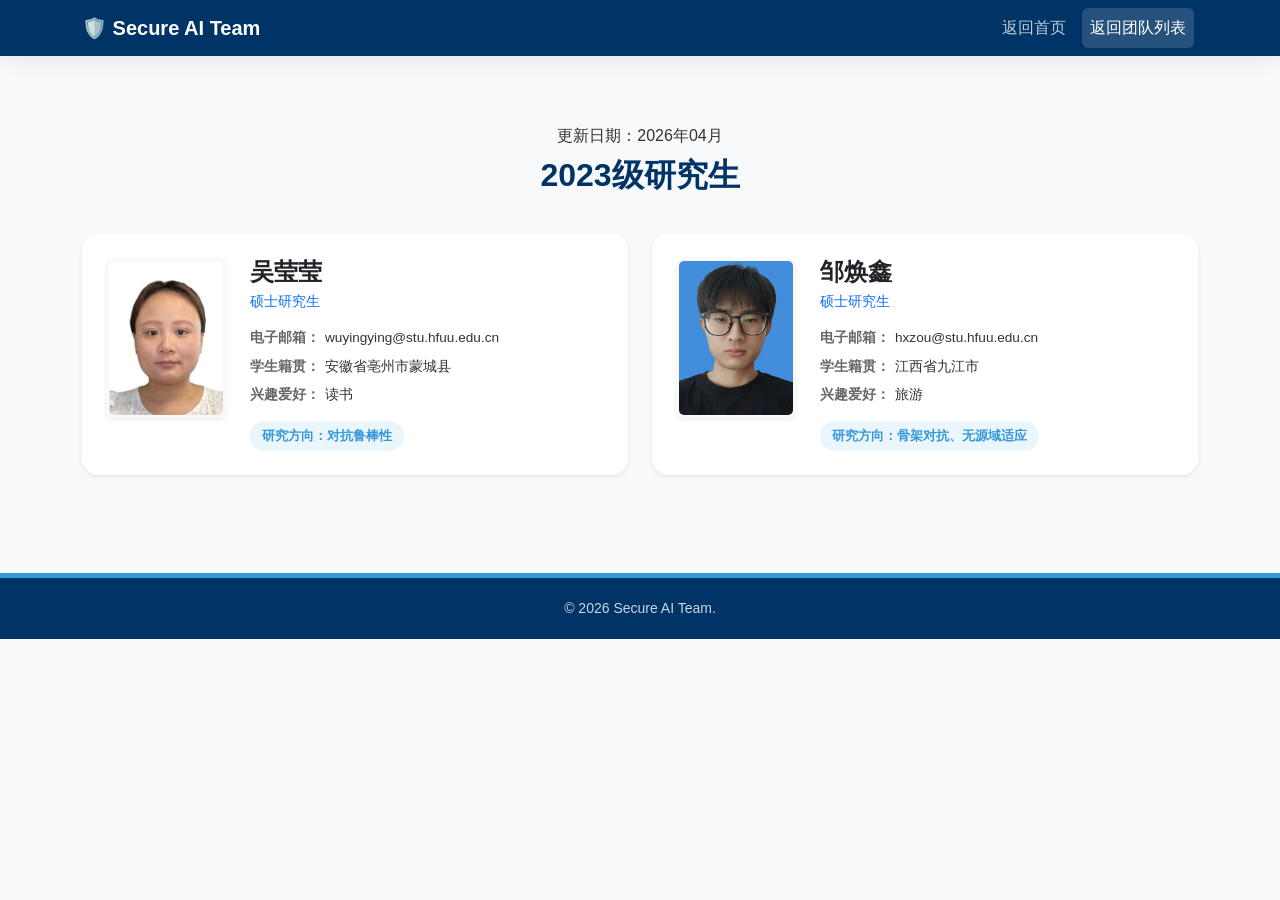
<file: students_2023.html>
<!DOCTYPE html>
<html lang="zh-CN">
<head>
    <meta charset="UTF-8">
    <meta name="viewport" content="width=device-width, initial-scale=1.0">
    <title>2023级研究生 | Secure AI Team</title>
    <link href="https://cdn.jsdelivr.net/npm/bootstrap@5.3.0/dist/css/bootstrap.min.css" rel="stylesheet">
    <style>
        body { font-family: -apple-system, BlinkMacSystemFont, "Segoe UI", Roboto, sans-serif; color: #333; padding-top: 76px; background-color: #f8f9fa; }
        :root { --academic-blue: #003366; --accent-blue: #3498db; }
        .navbar { background-color: var(--academic-blue); box-shadow: 0 4px 20px rgba(0, 0, 0, 0.08); }
        .navbar-brand { font-weight: 700; color: #fff !important; }
        .nav-link { color: rgba(255, 255, 255, 0.75) !important; font-weight: 500; margin: 0 4px; border-radius: 6px;}
        .nav-link:hover, .nav-link.active { color: #fff !important; background-color: rgba(255, 255, 255, 0.15); }
        .page-header { text-align: center; margin-bottom: 40px; }
        .page-header h2 { font-weight: 800; color: var(--academic-blue); }
        .transition-hover { transition: all 0.3s cubic-bezier(0.165, 0.84, 0.44, 1); }
        .transition-hover:hover { transform: translateY(-6px); box-shadow: 0 12px 30px rgba(0,0,0,0.08) !important; }
        
        /* 文字标签样式 */
        .info-item { display: flex; align-items: flex-start; margin-bottom: 8px; font-size: 0.85rem; color: #555; }
        .info-label { width: 75px; font-weight: 600; color: #666; flex-shrink: 0; }
        .info-value { word-break: break-all; line-height: 1.5; color: #333; }
        
        .research-tag { display: inline-block; background-color: rgba(52, 152, 219, 0.1); color: var(--accent-blue); font-size: 0.8rem; padding: 5px 12px; border-radius: 20px; font-weight: 600; }
        footer { background-color: var(--academic-blue); color: rgba(255, 255, 255, 0.8); padding: 20px 0; margin-top: 50px; border-top: 5px solid var(--accent-blue);}
    </style>
</head>
<body>
    <nav class="navbar navbar-expand-lg fixed-top navbar-dark">
        <div class="container">
            <a class="navbar-brand" href="index.html">🛡️ Secure AI Team</a>
            <div class="collapse navbar-collapse"><ul class="navbar-nav ms-auto"><li class="nav-item"><a class="nav-link" href="index.html">返回首页</a></li><li class="nav-item"><a class="nav-link active" href="team.html">返回团队列表</a></li></ul></div>
        </div>
    </nav>
    <div class="container py-5">
        <div class="page-header"><span>更新日期：2026年04月</span><h2 class="mt-2">2023级研究生</h2></div>
        <div class="row g-4">
            <div class="col-lg-6">
                <div class="d-flex flex-column flex-sm-row align-items-center align-items-sm-start p-4 bg-white rounded-4 shadow-sm transition-hover h-100">
                    <img src="assets/images/stu_wuyingying.jpg" class="rounded-3 shadow-sm mb-3 mb-sm-0 me-sm-4 flex-shrink-0" style="width: 120px; height: 160px; object-fit: cover; border: 3px solid #f8f9fa;">
                    <div class="text-center text-sm-start d-flex flex-column h-100 flex-grow-1">
                        <h4 class="fw-bold mb-1 text-dark">吴莹莹</h4>
                        <p class="text-primary small mb-3 fw-medium">硕士研究生</p>
                        <div class="info-item"><span class="info-label">电子邮箱：</span><span class="info-value">wuyingying@stu.hfuu.edu.cn</span></div>
                        <div class="info-item"><span class="info-label">学生籍贯：</span><span class="info-value">安徽省亳州市蒙城县</span></div>
                        <div class="info-item"><span class="info-label">兴趣爱好：</span><span class="info-value">读书</span></div>
                        <div class="mt-auto pt-2"><div class="research-tag">研究方向：对抗鲁棒性</div></div>
                    </div>
                </div>
            </div>
            <div class="col-lg-6">
                <div class="d-flex flex-column flex-sm-row align-items-center align-items-sm-start p-4 bg-white rounded-4 shadow-sm transition-hover h-100">
                    <img src="assets/images/stu_zouhuanxin.jpg" class="rounded-3 shadow-sm mb-3 mb-sm-0 me-sm-4 flex-shrink-0" style="width: 120px; height: 160px; object-fit: cover; border: 3px solid #f8f9fa;">
                    <div class="text-center text-sm-start d-flex flex-column h-100 flex-grow-1">
                        <h4 class="fw-bold mb-1 text-dark">邹焕鑫</h4>
                        <p class="text-primary small mb-3 fw-medium">硕士研究生</p>
                        <div class="info-item"><span class="info-label">电子邮箱：</span><span class="info-value">hxzou@stu.hfuu.edu.cn</span></div>
                        <div class="info-item"><span class="info-label">学生籍贯：</span><span class="info-value">江西省九江市</span></div>
                        <div class="info-item"><span class="info-label">兴趣爱好：</span><span class="info-value">旅游</span></div>
                        <div class="mt-auto pt-2"><div class="research-tag">研究方向：骨架对抗、无源域适应</div></div>
                    </div>
                </div>
            </div>
        </div>
    </div>
    <footer class="text-center"><p class="small mb-0">&copy; 2026 Secure AI Team.</p></footer>
</body>
</html>
</file>
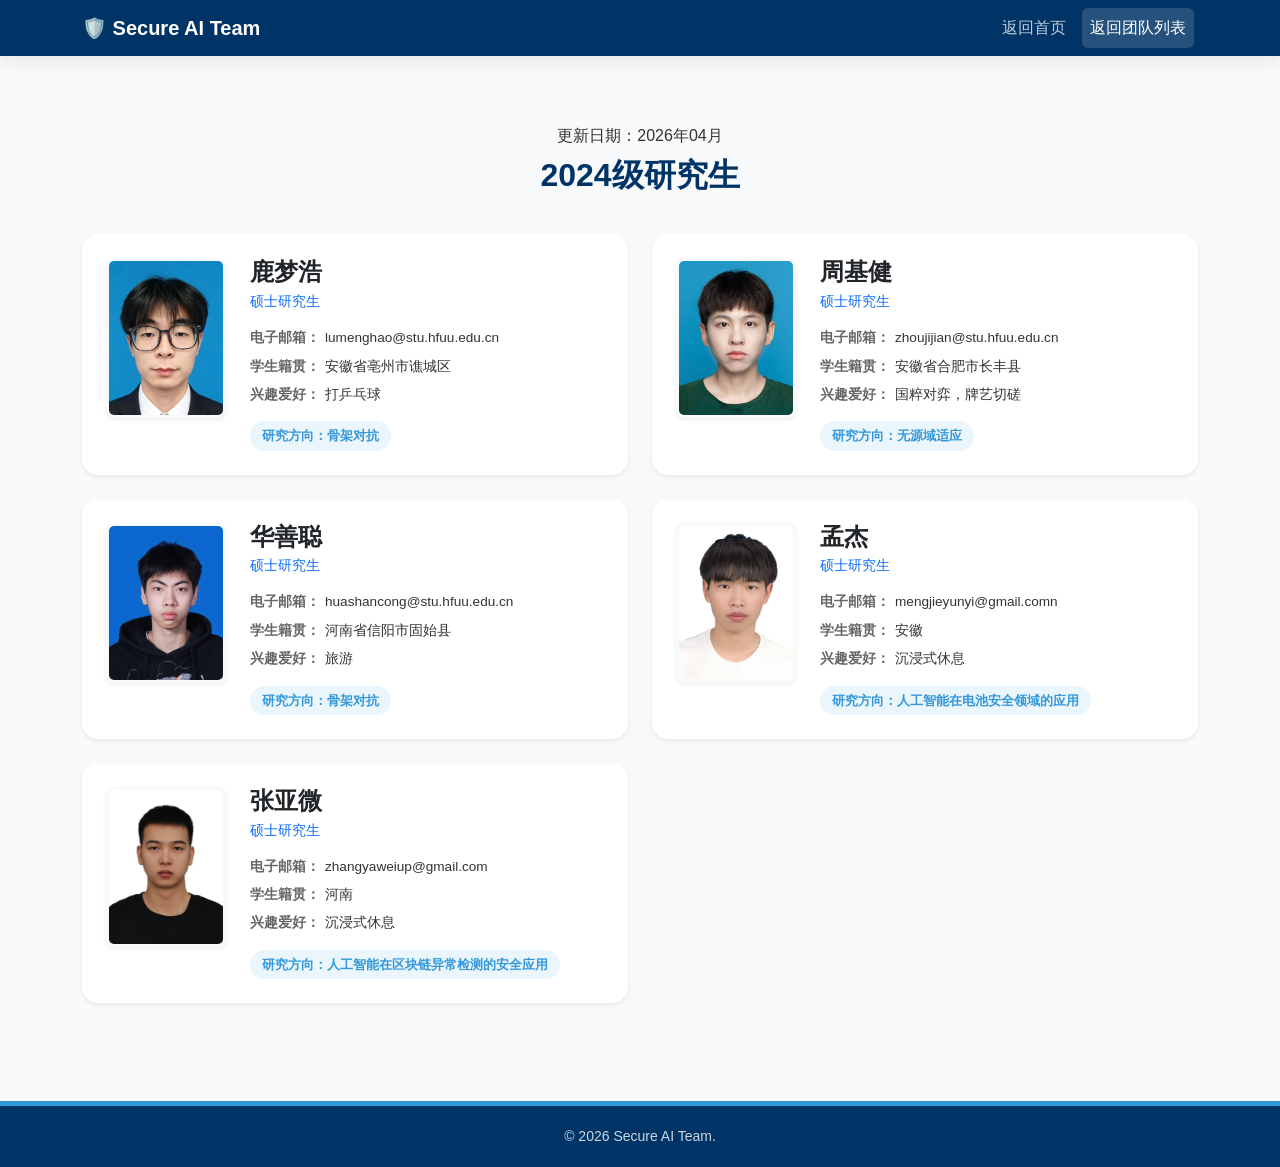
<file: students_2024.html>
<!DOCTYPE html>
<html lang="zh-CN">
<head>
    <meta charset="UTF-8">
    <meta name="viewport" content="width=device-width, initial-scale=1.0">
    <title>2024级研究生 | Secure AI Team</title>
    <link href="https://cdn.jsdelivr.net/npm/bootstrap@5.3.0/dist/css/bootstrap.min.css" rel="stylesheet">
    <style>
        body { font-family: -apple-system, BlinkMacSystemFont, "Segoe UI", Roboto, sans-serif; color: #333; padding-top: 76px; background-color: #f8f9fa; }
        :root { --academic-blue: #003366; --accent-blue: #3498db; }
        .navbar { background-color: var(--academic-blue); box-shadow: 0 4px 20px rgba(0, 0, 0, 0.08); }
        .navbar-brand { font-weight: 700; color: #fff !important; }
        .nav-link { color: rgba(255, 255, 255, 0.75) !important; font-weight: 500; margin: 0 4px; border-radius: 6px;}
        .nav-link:hover, .nav-link.active { color: #fff !important; background-color: rgba(255, 255, 255, 0.15); }
        .page-header { text-align: center; margin-bottom: 40px; }
        .page-header h2 { font-weight: 800; color: var(--academic-blue); }
        .transition-hover { transition: all 0.3s cubic-bezier(0.165, 0.84, 0.44, 1); }
        .transition-hover:hover { transform: translateY(-6px); box-shadow: 0 12px 30px rgba(0,0,0,0.08) !important; }
        .info-item { display: flex; align-items: flex-start; margin-bottom: 8px; font-size: 0.85rem; color: #555; }
        .info-label { width: 75px; font-weight: 600; color: #666; flex-shrink: 0; }
        .info-value { word-break: break-all; line-height: 1.5; color: #333; }
        .research-tag { display: inline-block; background-color: rgba(52, 152, 219, 0.1); color: var(--accent-blue); font-size: 0.8rem; padding: 5px 12px; border-radius: 20px; font-weight: 600; }
        footer { background-color: var(--academic-blue); color: rgba(255, 255, 255, 0.8); padding: 20px 0; margin-top: 50px; border-top: 5px solid var(--accent-blue);}
    </style>
</head>
<body>
    <nav class="navbar navbar-expand-lg fixed-top navbar-dark">
        <div class="container"><a class="navbar-brand" href="index.html">🛡️ Secure AI Team</a>
        <div class="collapse navbar-collapse"><ul class="navbar-nav ms-auto"><li class="nav-item"><a class="nav-link" href="index.html">返回首页</a></li><li class="nav-item"><a class="nav-link active" href="team.html">返回团队列表</a></li></ul></div></div>
    </nav>
    <div class="container py-5">
        <div class="page-header"><span>更新日期：2026年04月</span><h2 class="mt-2">2024级研究生</h2></div>
        <div class="row g-4">
            <div class="col-lg-6">
                <div class="d-flex flex-column flex-sm-row align-items-center align-items-sm-start p-4 bg-white rounded-4 shadow-sm transition-hover h-100">
                    <img src="assets/images/stu_lumenghao.jpg" class="rounded-3 shadow-sm mb-3 mb-sm-0 me-sm-4 flex-shrink-0" style="width: 120px; height: 160px; object-fit: cover; border: 3px solid #f8f9fa;">
                    <div class="text-center text-sm-start d-flex flex-column h-100 flex-grow-1">
                        <h4 class="fw-bold mb-1 text-dark">鹿梦浩</h4>
                        <p class="text-primary small mb-3 fw-medium">硕士研究生</p>
                        <div class="info-item"><span class="info-label">电子邮箱：</span><span class="info-value">lumenghao@stu.hfuu.edu.cn</span></div>
                        <div class="info-item"><span class="info-label">学生籍贯：</span><span class="info-value">安徽省亳州市谯城区</span></div>
                        <div class="info-item"><span class="info-label">兴趣爱好：</span><span class="info-value">打乒乓球</span></div>
                        <div class="mt-auto pt-2"><div class="research-tag">研究方向：骨架对抗</div></div>
                    </div>
                </div>
            </div>
            <div class="col-lg-6">
                <div class="d-flex flex-column flex-sm-row align-items-center align-items-sm-start p-4 bg-white rounded-4 shadow-sm transition-hover h-100">
                    <img src="assets/images/stu_zhoujijian.jpg" class="rounded-3 shadow-sm mb-3 mb-sm-0 me-sm-4 flex-shrink-0" style="width: 120px; height: 160px; object-fit: cover; border: 3px solid #f8f9fa;">
                    <div class="text-center text-sm-start d-flex flex-column h-100 flex-grow-1">
                        <h4 class="fw-bold mb-1 text-dark">周基健</h4>
                        <p class="text-primary small mb-3 fw-medium">硕士研究生</p>
                        <div class="info-item"><span class="info-label">电子邮箱：</span><span class="info-value">zhoujijian@stu.hfuu.edu.cn</span></div>
                        <div class="info-item"><span class="info-label">学生籍贯：</span><span class="info-value">安徽省合肥市长丰县</span></div>
                        <div class="info-item"><span class="info-label">兴趣爱好：</span><span class="info-value">国粹对弈，牌艺切磋</span></div>
                        <div class="mt-auto pt-2"><div class="research-tag">研究方向：无源域适应</div></div>
                    </div>
                </div>
            </div>
            <div class="col-lg-6">
                <div class="d-flex flex-column flex-sm-row align-items-center align-items-sm-start p-4 bg-white rounded-4 shadow-sm transition-hover h-100">
                    <img src="assets/images/stu_huashancong.jpg" class="rounded-3 shadow-sm mb-3 mb-sm-0 me-sm-4 flex-shrink-0" style="width: 120px; height: 160px; object-fit: cover; border: 3px solid #f8f9fa;">
                    <div class="text-center text-sm-start d-flex flex-column h-100 flex-grow-1">
                        <h4 class="fw-bold mb-1 text-dark">华善聪</h4>
                        <p class="text-primary small mb-3 fw-medium">硕士研究生</p>
                        <div class="info-item"><span class="info-label">电子邮箱：</span><span class="info-value">huashancong@stu.hfuu.edu.cn</span></div>
                        <div class="info-item"><span class="info-label">学生籍贯：</span><span class="info-value">河南省信阳市固始县</span></div>
                        <div class="info-item"><span class="info-label">兴趣爱好：</span><span class="info-value">旅游</span></div>
                        <div class="mt-auto pt-2"><div class="research-tag">研究方向：骨架对抗</div></div>
                    </div>
                </div>
            </div>
            <div class="col-lg-6">
                <div class="d-flex flex-column flex-sm-row align-items-center align-items-sm-start p-4 bg-white rounded-4 shadow-sm transition-hover h-100">
                    <img src="assets/images/stu_mengjie.jpg" class="rounded-3 shadow-sm mb-3 mb-sm-0 me-sm-4 flex-shrink-0" style="width: 120px; height: 160px; object-fit: cover; border: 3px solid #f8f9fa;">
                    <div class="text-center text-sm-start d-flex flex-column h-100 flex-grow-1">
                        <h4 class="fw-bold mb-1 text-dark">孟杰</h4>
                        <p class="text-primary small mb-3 fw-medium">硕士研究生</p>
                        <div class="info-item"><span class="info-label">电子邮箱：</span><span class="info-value">mengjieyunyi@gmail.comn</span></div>
                        <div class="info-item"><span class="info-label">学生籍贯：</span><span class="info-value">安徽</span></div>
                        <div class="info-item"><span class="info-label">兴趣爱好：</span><span class="info-value">沉浸式休息</span></div>
                        <div class="mt-auto pt-2"><div class="research-tag">研究方向：人工智能在电池安全领域的应用</div></div>
                    </div>
                </div>
            </div>
             <div class="col-lg-6">
                <div class="d-flex flex-column flex-sm-row align-items-center align-items-sm-start p-4 bg-white rounded-4 shadow-sm transition-hover h-100">
                    <img src="assets/images/stu_zhangyawei.jpg" class="rounded-3 shadow-sm mb-3 mb-sm-0 me-sm-4 flex-shrink-0" style="width: 120px; height: 160px; object-fit: cover; border: 3px solid #f8f9fa;">
                    <div class="text-center text-sm-start d-flex flex-column h-100 flex-grow-1">
                        <h4 class="fw-bold mb-1 text-dark">张亚微</h4>
                        <p class="text-primary small mb-3 fw-medium">硕士研究生</p>
                        <div class="info-item"><span class="info-label">电子邮箱：</span><span class="info-value">zhangyaweiup@gmail.com</span></div>
                        <div class="info-item"><span class="info-label">学生籍贯：</span><span class="info-value">河南</span></div>
                        <div class="info-item"><span class="info-label">兴趣爱好：</span><span class="info-value">沉浸式休息</span></div>
                        <div class="mt-auto pt-2"><div class="research-tag">研究方向：人工智能在区块链异常检测的安全应用</div></div>
                    </div>
                </div>
            </div>
        </div>
    </div>
    <footer class="text-center"><p class="small mb-0">&copy; 2026 Secure AI Team.</p></footer>
</body>
</html>
</file>
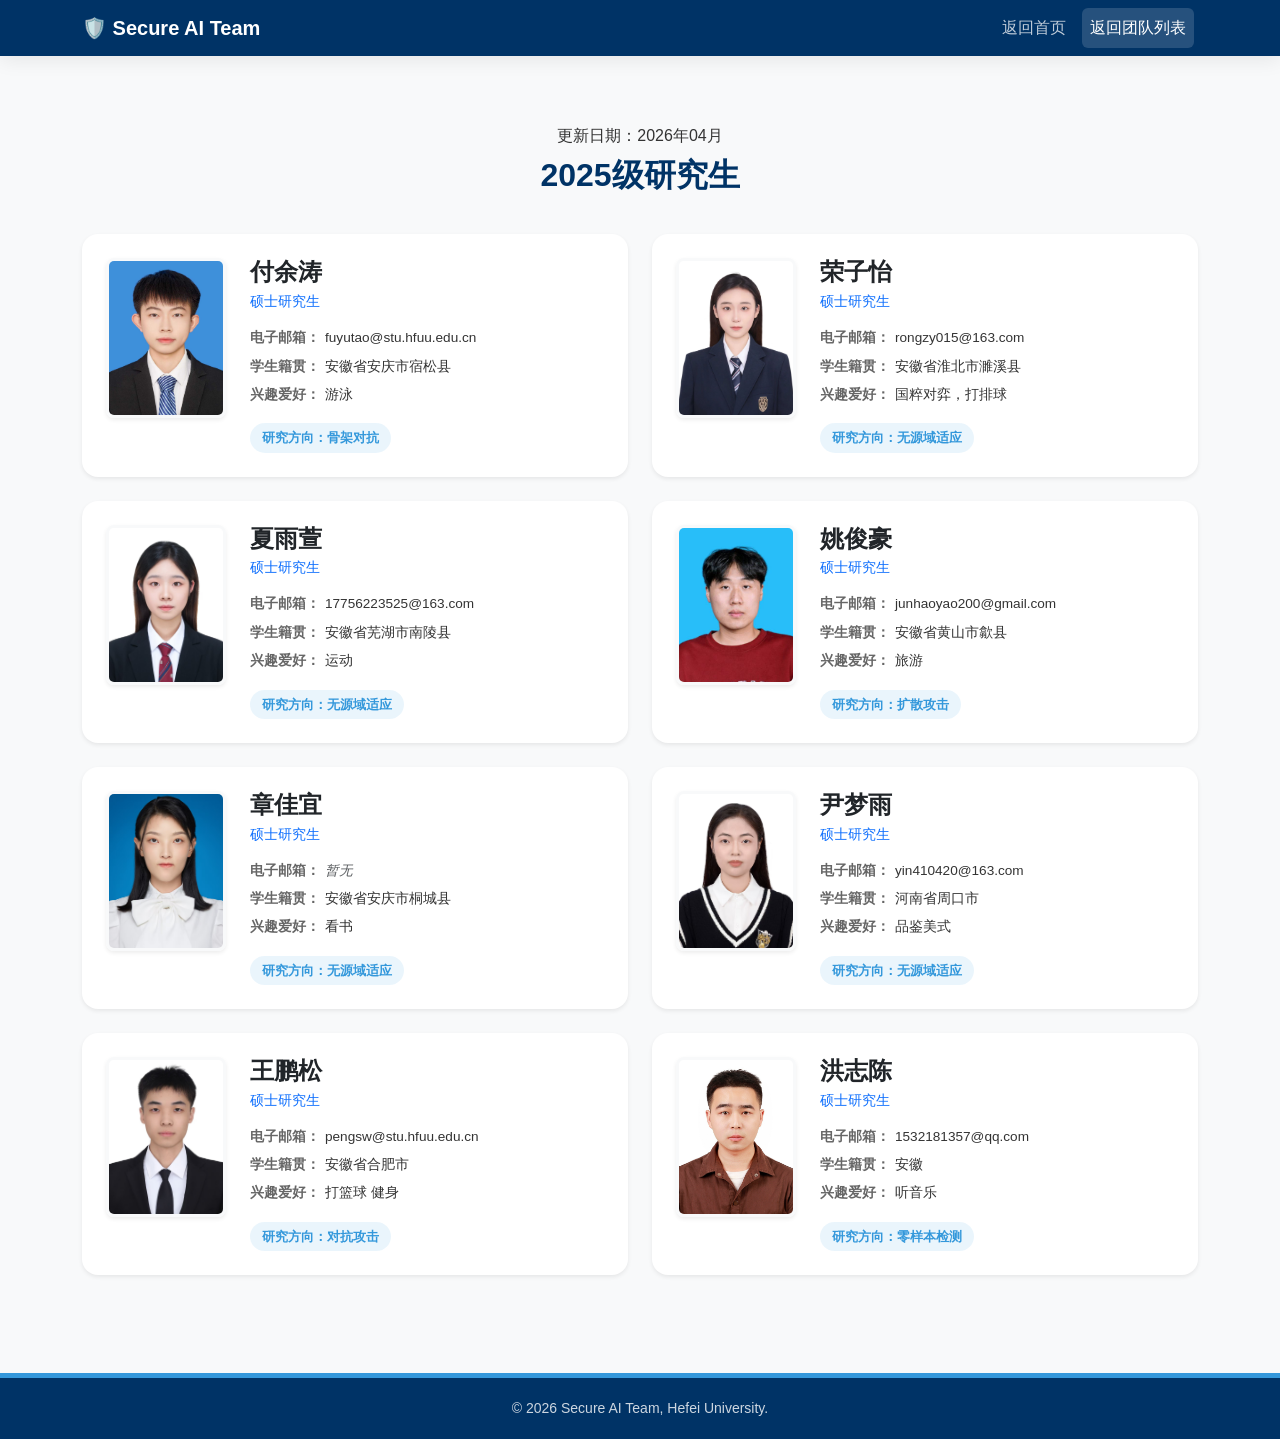
<file: students_2025.html>
<!DOCTYPE html>
<html lang="zh-CN">
<head>
    <meta charset="UTF-8">
    <meta name="viewport" content="width=device-width, initial-scale=1.0">
    <title>2025级研究生 | Secure AI Team</title>
    <link href="https://cdn.jsdelivr.net/npm/bootstrap@5.3.0/dist/css/bootstrap.min.css" rel="stylesheet">
    <style>
        body { font-family: -apple-system, BlinkMacSystemFont, "Segoe UI", Roboto, sans-serif; color: #333; padding-top: 76px; background-color: #f8f9fa; }
        :root { --academic-blue: #003366; --accent-blue: #3498db; }
        .navbar { background-color: var(--academic-blue); box-shadow: 0 4px 20px rgba(0, 0, 0, 0.08); }
        .navbar-brand { font-weight: 700; color: #fff !important; }
        .nav-link { color: rgba(255, 255, 255, 0.75) !important; font-weight: 500; margin: 0 4px; border-radius: 6px;}
        .nav-link:hover, .nav-link.active { color: #fff !important; background-color: rgba(255, 255, 255, 0.15); }
        .page-header { text-align: center; margin-bottom: 40px; }
        .page-header h2 { font-weight: 800; color: var(--academic-blue); }
        .transition-hover { transition: all 0.3s cubic-bezier(0.165, 0.84, 0.44, 1); }
        .transition-hover:hover { transform: translateY(-6px); box-shadow: 0 12px 30px rgba(0,0,0,0.08) !important; }
        .info-item { display: flex; align-items: flex-start; margin-bottom: 8px; font-size: 0.85rem; color: #555; }
        .info-label { width: 75px; font-weight: 600; color: #666; flex-shrink: 0; }
        .info-value { word-break: break-all; line-height: 1.5; color: #333; }
        .research-tag { display: inline-block; background-color: rgba(52, 152, 219, 0.1); color: var(--accent-blue); font-size: 0.8rem; padding: 5px 12px; border-radius: 20px; font-weight: 600; margin-top: 10px;}
        footer { background-color: var(--academic-blue); color: rgba(255, 255, 255, 0.8); padding: 20px 0; margin-top: 50px; border-top: 5px solid var(--accent-blue);}
    </style>
</head>
<body>
    
    <nav class="navbar navbar-expand-lg fixed-top navbar-dark">
        <div class="container">
            <a class="navbar-brand" href="index.html">🛡️ Secure AI Team</a>
            <button class="navbar-toggler" type="button" data-bs-toggle="collapse" data-bs-target="#navbarResponsive">
                <span class="navbar-toggler-icon"></span>
            </button>
            <div class="collapse navbar-collapse" id="navbarResponsive">
                <ul class="navbar-nav ms-auto">
                    <li class="nav-item"><a class="nav-link" href="index.html">返回首页</a></li>
                    <li class="nav-item"><a class="nav-link active" href="team.html">返回团队列表</a></li>
                </ul>
            </div>
        </div>
    </nav>

    <div class="container py-5">
        <div class="page-header">
            <span>更新日期：2026年04月</span>
            <h2 class="mt-2">2025级研究生</h2>
        </div>
        
        <div class="row g-4">
            
            <div class="col-lg-6">
                <div class="d-flex flex-column flex-sm-row align-items-center align-items-sm-start p-4 bg-white rounded-4 shadow-sm transition-hover h-100">
                    <img src="assets/images/stu_fuyutao.jpg" alt="付余涛" class="rounded-3 shadow-sm mb-3 mb-sm-0 me-sm-4 flex-shrink-0" style="width: 120px; height: 160px; object-fit: cover; border: 3px solid #f8f9fa;">
                    <div class="text-center text-sm-start d-flex flex-column h-100 flex-grow-1">
                        <h4 class="fw-bold mb-1 text-dark">付余涛</h4>
                        <p class="text-primary small mb-3 fw-medium">硕士研究生</p>
                        <div class="info-item"><span class="info-label">电子邮箱：</span><span class="info-value">fuyutao@stu.hfuu.edu.cn</span></div>
                        <div class="info-item"><span class="info-label">学生籍贯：</span><span class="info-value">安徽省安庆市宿松县</span></div>
                        <div class="info-item"><span class="info-label">兴趣爱好：</span><span class="info-value">游泳</span></div>
                        <div class="mt-auto"><div class="research-tag">研究方向：骨架对抗</div></div>
                    </div>
                </div>
            </div>

            <div class="col-lg-6">
                <div class="d-flex flex-column flex-sm-row align-items-center align-items-sm-start p-4 bg-white rounded-4 shadow-sm transition-hover h-100">
                    <img src="assets/images/stu_rongziyi.jpg" alt="荣子怡" class="rounded-3 shadow-sm mb-3 mb-sm-0 me-sm-4 flex-shrink-0" style="width: 120px; height: 160px; object-fit: cover; border: 3px solid #f8f9fa;">
                    <div class="text-center text-sm-start d-flex flex-column h-100 flex-grow-1">
                        <h4 class="fw-bold mb-1 text-dark">荣子怡</h4>
                        <p class="text-primary small mb-3 fw-medium">硕士研究生</p>
                        <div class="info-item"><span class="info-label">电子邮箱：</span><span class="info-value">rongzy015@163.com</span></div>
                        <div class="info-item"><span class="info-label">学生籍贯：</span><span class="info-value">安徽省淮北市濉溪县</span></div>
                        <div class="info-item"><span class="info-label">兴趣爱好：</span><span class="info-value">国粹对弈，打排球</span></div>
                        <div class="mt-auto"><div class="research-tag">研究方向：无源域适应</div></div>
                    </div>
                </div>
            </div>

            <div class="col-lg-6">
                <div class="d-flex flex-column flex-sm-row align-items-center align-items-sm-start p-4 bg-white rounded-4 shadow-sm transition-hover h-100">
                    <img src="assets/images/stu_xiayuxuan.jpg" alt="夏雨萱" class="rounded-3 shadow-sm mb-3 mb-sm-0 me-sm-4 flex-shrink-0" style="width: 120px; height: 160px; object-fit: cover; border: 3px solid #f8f9fa;">
                    <div class="text-center text-sm-start d-flex flex-column h-100 flex-grow-1">
                        <h4 class="fw-bold mb-1 text-dark">夏雨萱</h4>
                        <p class="text-primary small mb-3 fw-medium">硕士研究生</p>
                        <div class="info-item"><span class="info-label">电子邮箱：</span><span class="info-value">17756223525@163.com</span></div>
                        <div class="info-item"><span class="info-label">学生籍贯：</span><span class="info-value">安徽省芜湖市南陵县</span></div>
                        <div class="info-item"><span class="info-label">兴趣爱好：</span><span class="info-value">运动</span></div>
                        <div class="mt-auto"><div class="research-tag">研究方向：无源域适应</div></div>
                    </div>
                </div>
            </div>

            <div class="col-lg-6">
                <div class="d-flex flex-column flex-sm-row align-items-center align-items-sm-start p-4 bg-white rounded-4 shadow-sm transition-hover h-100">
                    <img src="assets/images/stu_yaojunhao.jpg" alt="姚俊豪" class="rounded-3 shadow-sm mb-3 mb-sm-0 me-sm-4 flex-shrink-0" style="width: 120px; height: 160px; object-fit: cover; border: 3px solid #f8f9fa;">
                    <div class="text-center text-sm-start d-flex flex-column h-100 flex-grow-1">
                        <h4 class="fw-bold mb-1 text-dark">姚俊豪</h4>
                        <p class="text-primary small mb-3 fw-medium">硕士研究生</p>
                        <div class="info-item"><span class="info-label">电子邮箱：</span><span class="info-value">junhaoyao200@gmail.com</span></div>
                        <div class="info-item"><span class="info-label">学生籍贯：</span><span class="info-value">安徽省黄山市歙县</span></div>
                        <div class="info-item"><span class="info-label">兴趣爱好：</span><span class="info-value">旅游</span></div>
                        <div class="mt-auto"><div class="research-tag">研究方向：扩散攻击</div></div>
                    </div>
                </div>
            </div>

            <div class="col-lg-6">
                <div class="d-flex flex-column flex-sm-row align-items-center align-items-sm-start p-4 bg-white rounded-4 shadow-sm transition-hover h-100">
                    <img src="assets/images/stu_zhangjiayi.jpg" alt="章佳宜" class="rounded-3 shadow-sm mb-3 mb-sm-0 me-sm-4 flex-shrink-0" style="width: 120px; height: 160px; object-fit: cover; border: 3px solid #f8f9fa;">
                    <div class="text-center text-sm-start d-flex flex-column h-100 flex-grow-1">
                        <h4 class="fw-bold mb-1 text-dark">章佳宜</h4>
                        <p class="text-primary small mb-3 fw-medium">硕士研究生</p>
                        <div class="info-item"><span class="info-label">电子邮箱：</span><span class="info-value text-muted fst-italic">暂无</span></div>
                        <div class="info-item"><span class="info-label">学生籍贯：</span><span class="info-value">安徽省安庆市桐城县</span></div>
                        <div class="info-item"><span class="info-label">兴趣爱好：</span><span class="info-value">看书</span></div>
                        <div class="mt-auto"><div class="research-tag">研究方向：无源域适应</div></div>
                    </div>
                </div>
            </div>

            <div class="col-lg-6">
                <div class="d-flex flex-column flex-sm-row align-items-center align-items-sm-start p-4 bg-white rounded-4 shadow-sm transition-hover h-100">
                    <img src="assets/images/stu_yinmengyu.jpg" alt="尹梦雨" class="rounded-3 shadow-sm mb-3 mb-sm-0 me-sm-4 flex-shrink-0" style="width: 120px; height: 160px; object-fit: cover; border: 3px solid #f8f9fa;">
                    <div class="text-center text-sm-start d-flex flex-column h-100 flex-grow-1">
                        <h4 class="fw-bold mb-1 text-dark">尹梦雨</h4>
                        <p class="text-primary small mb-3 fw-medium">硕士研究生</p>
                        <div class="info-item"><span class="info-label">电子邮箱：</span><span class="info-value">yin410420@163.com</span></div>
                        <div class="info-item"><span class="info-label">学生籍贯：</span><span class="info-value">河南省周口市</span></div>
                        <div class="info-item"><span class="info-label">兴趣爱好：</span><span class="info-value">品鉴美式</span></div>
                        <div class="mt-auto"><div class="research-tag">研究方向：无源域适应</div></div>
                    </div>
                </div>
            </div>

            <div class="col-lg-6">
                <div class="d-flex flex-column flex-sm-row align-items-center align-items-sm-start p-4 bg-white rounded-4 shadow-sm transition-hover h-100">
                    <img src="assets/images/stu_wangpengsong.jpg" alt="王鹏松" class="rounded-3 shadow-sm mb-3 mb-sm-0 me-sm-4 flex-shrink-0" style="width: 120px; height: 160px; object-fit: cover; border: 3px solid #f8f9fa;">
                    <div class="text-center text-sm-start d-flex flex-column h-100 flex-grow-1">
                        <h4 class="fw-bold mb-1 text-dark">王鹏松</h4>
                        <p class="text-primary small mb-3 fw-medium">硕士研究生</p>
                        <div class="info-item"><span class="info-label">电子邮箱：</span><span class="info-value">pengsw@stu.hfuu.edu.cn</span></div>
                        <div class="info-item"><span class="info-label">学生籍贯：</span><span class="info-value">安徽省合肥市</span></div>
                        <div class="info-item"><span class="info-label">兴趣爱好：</span><span class="info-value">打篮球 健身</span></div>
                        <div class="mt-auto"><div class="research-tag">研究方向：对抗攻击</div></div>
                    </div>
                </div>
            </div>

            <div class="col-lg-6">
                <div class="d-flex flex-column flex-sm-row align-items-center align-items-sm-start p-4 bg-white rounded-4 shadow-sm transition-hover h-100">
                    <img src="assets/images/stu_hongzhichen.jpg" alt="洪志陈" class="rounded-3 shadow-sm mb-3 mb-sm-0 me-sm-4 flex-shrink-0" style="width: 120px; height: 160px; object-fit: cover; border: 3px solid #f8f9fa;">
                    <div class="text-center text-sm-start d-flex flex-column h-100 flex-grow-1">
                        <h4 class="fw-bold mb-1 text-dark">洪志陈</h4>
                        <p class="text-primary small mb-3 fw-medium">硕士研究生</p>
                        <div class="info-item"><span class="info-label">电子邮箱：</span><span class="info-value">1532181357@qq.com</span></div>
                        <div class="info-item"><span class="info-label">学生籍贯：</span><span class="info-value">安徽</span></div>
                        <div class="info-item"><span class="info-label">兴趣爱好：</span><span class="info-value">听音乐</span></div>
                        <div class="mt-auto"><div class="research-tag">研究方向：零样本检测</div></div>
                    </div>
                </div>
            </div>

        </div>
    </div>

    <footer class="text-center">
        <p class="small mb-0">&copy; 2026 Secure AI Team, Hefei University.</p>
    </footer>

    <script src="https://cdn.jsdelivr.net/npm/bootstrap@5.3.0/dist/js/bootstrap.bundle.min.js"></script>
</body>
</html>
</file>
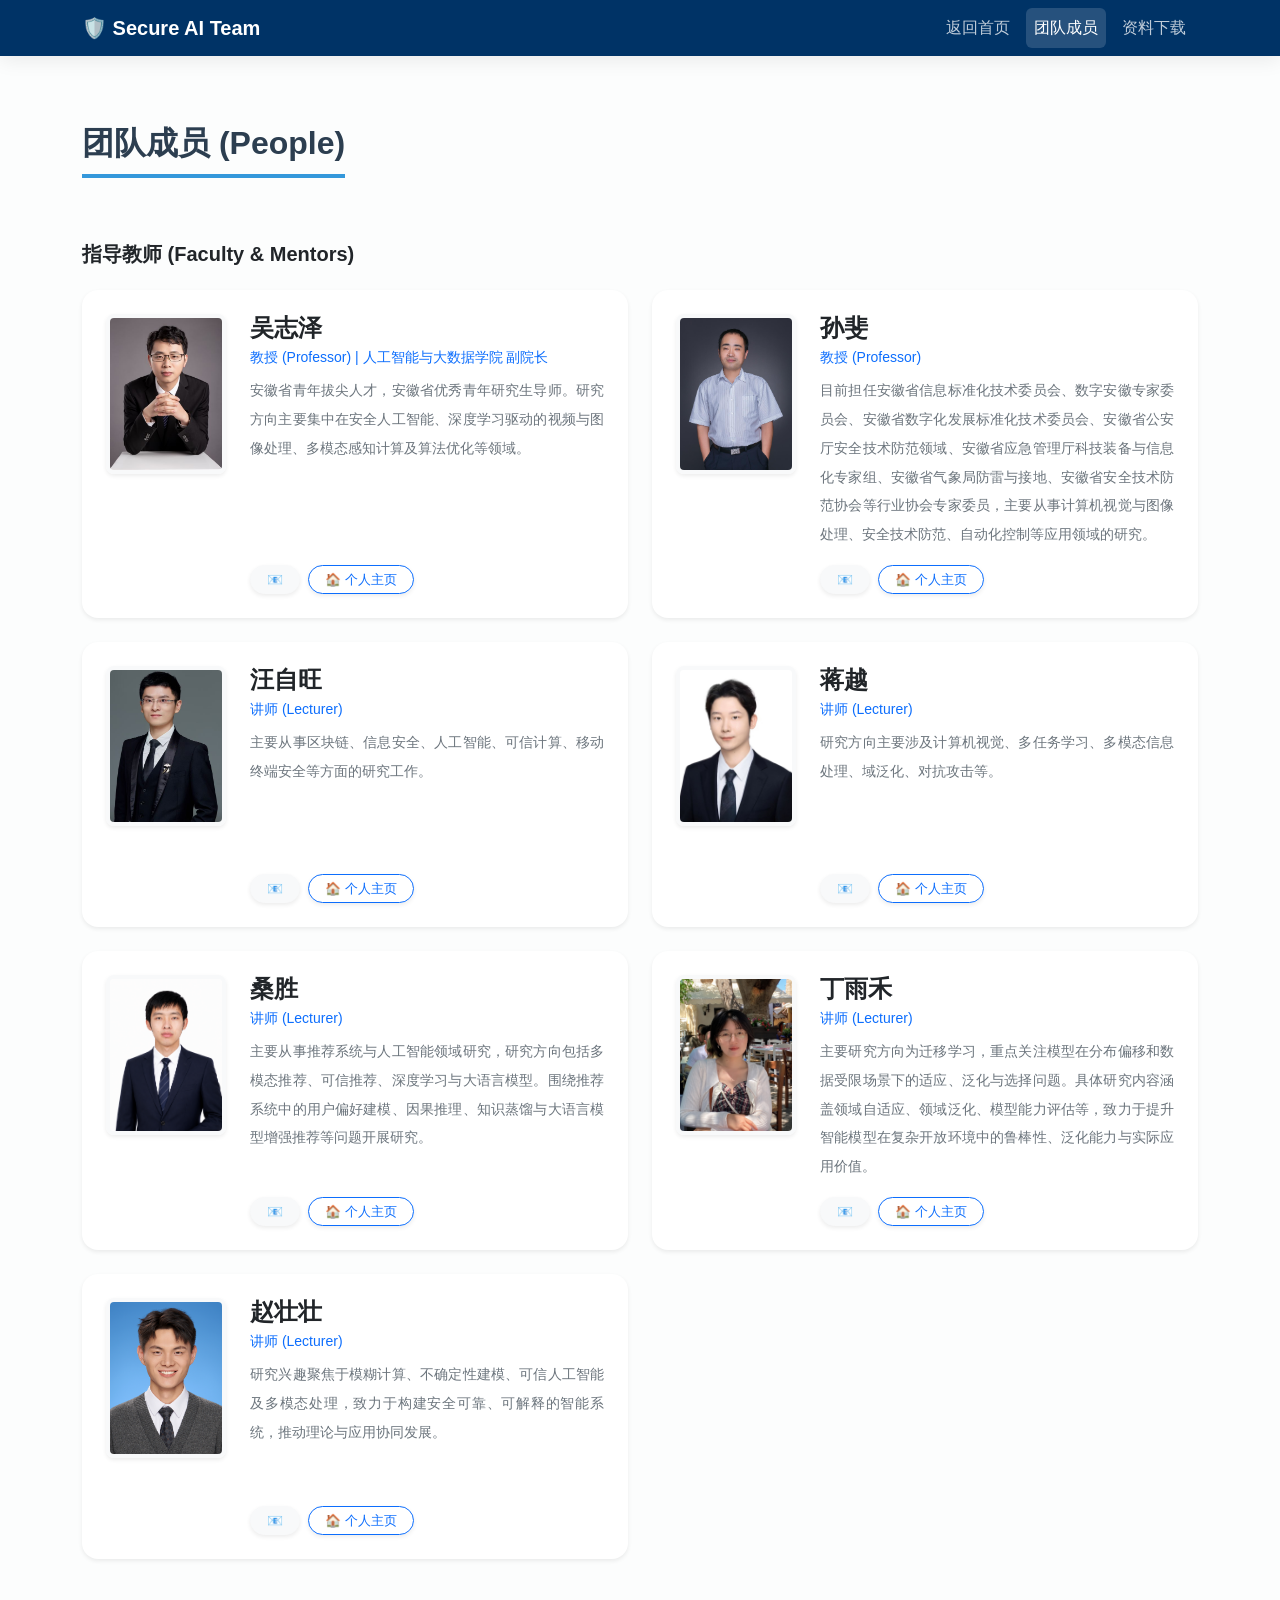
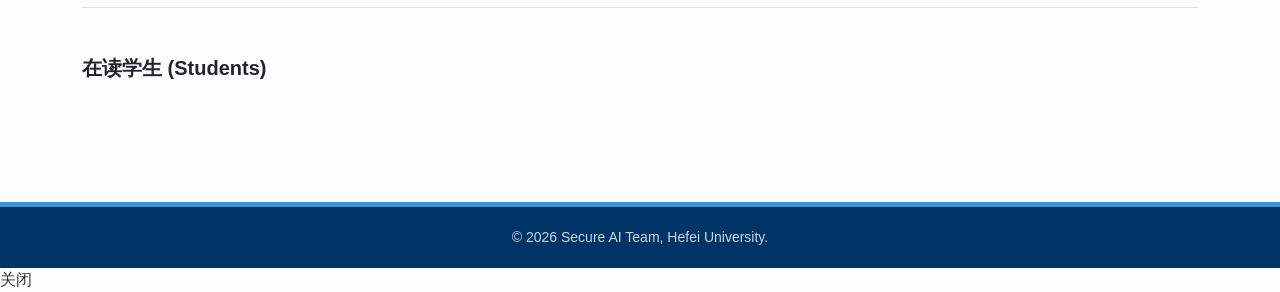
<file: team.html>
<!DOCTYPE html>

<html lang="zh-CN"> <head> <meta charset="UTF-8"> <meta name="viewport" content="width=device-width, initial-scale=1.0"> <title>团队成员 | Hefei University AI Safety Lab</title> <link href="https://cdn.jsdelivr.net/npm/bootstrap@5.3.0/dist/css/bootstrap.min.css" rel="stylesheet"> <style> body { font-family: -apple-system, BlinkMacSystemFont, "Segoe UI", Roboto, sans-serif; color: #333; padding-top: 76px; background-color: #fcfdfd; } :root { --academic-blue: #003366; --accent-blue: #3498db; } .navbar { background-color: var(--academic-blue); box-shadow: 0 4px 20px rgba(0, 0, 0, 0.08); } .navbar-brand { font-weight: 700; color: #fff !important; } .nav-link { color: rgba(255, 255, 255, 0.75) !important; font-weight: 500; margin: 0 4px; border-radius: 6px;} .nav-link:hover, .nav-link.active { color: #fff !important; background-color: rgba(255, 255, 255, 0.15); } .section-title { font-weight: 700; color: #2c3e50; padding-bottom: 12px; border-bottom: 4px solid var(--accent-blue); display: inline-block; margin-bottom: 40px; }

    /* 列表样式仿制 */
    .year-list-item { font-size: 1.1rem; color: #333; transition: all 0.2s; }
    .year-list-item:hover { color: var(--accent-blue); background-color: #f8f9fa; padding-left: 10px; }
    
    footer { background-color: var(--academic-blue); color: rgba(255, 255, 255, 0.8); padding: 20px 0; margin-top: 50px; border-top: 5px solid var(--accent-blue);}
</style>

</head> <body>

<nav class="navbar navbar-expand-lg fixed-top navbar-dark">
    <div class="container">
        <a class="navbar-brand" href="index.html">🛡️ Secure AI Team</a>
        <button class="navbar-toggler" type="button" data-bs-toggle="collapse" data-bs-target="#navbarNav">
            <span class="navbar-toggler-icon"></span>
        </button>
        <div class="collapse navbar-collapse" id="navbarNav">
            <ul class="navbar-nav ms-auto">
                <li class="nav-item"><a class="nav-link" href="index.html">返回首页</a></li>
                <li class="nav-item"><a class="nav-link active" href="team.html">团队成员</a></li>
                <li class="nav-item"><a class="nav-link" href="downloads.html">资料下载</a></li>
            </ul>
        </div>
    </div>
</nav>

<div class="container py-5">
    <h2 class="section-title">团队成员 (People)</h2>
    
    <h3 class="h5 mt-4 mb-4 fw-bold text-dark">指导教师 (Faculty & Mentors)</h3>
    
    <div class="row g-4 mb-5">
        
        <div class="col-lg-6">
            <div class="d-flex flex-column flex-sm-row align-items-center align-items-sm-start p-4 bg-white rounded-4 shadow-sm transition-hover h-100">
                <img src="assets/images/prof-wu.jpg" alt="吴志泽教授" class="rounded-3 shadow-sm mb-3 mb-sm-0 me-sm-4 flex-shrink-0" style="width: 120px; height: 160px; object-fit: cover; border: 4px solid #f8f9fa;">
                <div class="text-center text-sm-start d-flex flex-column h-100">
                    <h4 class="fw-bold mb-1 text-dark">吴志泽</h4>
                    <p class="text-primary small mb-2 fw-medium">教授 (Professor) | 人工智能与大数据学院 副院长</p>
                    <p class="text-secondary small lh-lg mb-3 flex-grow-1" style="text-align: justify; font-size: 0.9rem;min-height: 130px;">
                        安徽省青年拔尖人才，安徽省优秀青年研究生导师。研究方向主要集中在安全人工智能、深度学习驱动的视频与图像处理、多模态感知计算及算法优化等领域。
                    </p>
                    <div class="d-flex flex-wrap justify-content-center justify-content-sm-start gap-2 mt-auto">
                        <a href="mailto:wuzz@hfuu.edu.cn" class="btn btn-sm btn-light text-secondary rounded-pill px-3 shadow-sm" style="font-size: 0.8rem;">📧 </a>
                        <a href="https://www.hfuu.edu.cn/aibd/d5/4a/c7158a120138/page.htm" target="_blank" class="btn btn-sm btn-outline-primary rounded-pill px-3 shadow-sm" style="font-size: 0.8rem;">🏠 个人主页</a>
                    </div>
                </div>
            </div>
        </div>

        <div class="col-lg-6">
            <div class="d-flex flex-column flex-sm-row align-items-center align-items-sm-start p-4 bg-white rounded-4 shadow-sm transition-hover h-100">
                <img src="assets/images/prof-sun.jpg" alt="孙斐教授" class="rounded-3 shadow-sm mb-3 mb-sm-0 me-sm-4 flex-shrink-0" style="width: 120px; height: 160px; object-fit: cover; border: 4px solid #f8f9fa;">
                <div class="text-center text-sm-start d-flex flex-column h-100">
                    <h4 class="fw-bold mb-1 text-dark">孙斐</h4>
                    <p class="text-primary small mb-2 fw-medium">教授 (Professor)</p>
                    <p class="text-secondary small lh-lg mb-3 flex-grow-1" style="text-align: justify; font-size: 0.9rem;min-height: 130px;">
                        目前担任安徽省信息标准化技术委员会、数字安徽专家委员会、安徽省数字化发展标准化技术委员会、安徽省公安厅安全技术防范领域、安徽省应急管理厅科技装备与信息化专家组、安徽省气象局防雷与接地、安徽省安全技术防范协会等行业协会专家委员，主要从事计算机视觉与图像处理、安全技术防范、自动化控制等应用领域的研究。
                    </p>
                    <div class="d-flex flex-wrap justify-content-center justify-content-sm-start gap-2 mt-auto">
                        <a href="mailto:sunfei@hfuu.edu.cn" class="btn btn-sm btn-light text-secondary rounded-pill px-3 shadow-sm" style="font-size: 0.8rem;">📧 </a>
                        <a href="https://www.hfuu.edu.cn/aibd/ee/dd/c7158a126685/page.htm" target="_blank" class="btn btn-sm btn-outline-primary rounded-pill px-3 shadow-sm" style="font-size: 0.8rem;">🏠 个人主页</a>
                    </div>
                </div>
            </div>
        </div>

        <div class="col-lg-6">
            <div class="d-flex flex-column flex-sm-row align-items-center align-items-sm-start p-4 bg-white rounded-4 shadow-sm transition-hover h-100">
                <img src="assets/images/prof-wang.jpg" alt="汪自旺讲师" class="rounded-3 shadow-sm mb-3 mb-sm-0 me-sm-4 flex-shrink-0" style="width: 120px; height: 160px; object-fit: cover; border: 4px solid #f8f9fa;">
                <div class="text-center text-sm-start d-flex flex-column h-100">
                    <h4 class="fw-bold mb-1 text-dark">汪自旺</h4>
                    <p class="text-primary small mb-2 fw-medium">讲师 (Lecturer)</p>
                    <p class="text-secondary small lh-lg mb-3 flex-grow-1" style="text-align: justify; font-size: 0.9rem;min-height: 130px;">
                        主要从事区块链、信息安全、人工智能、可信计算、移动终端安全等方面的研究工作。
                    </p>
                    <div class="d-flex flex-wrap justify-content-center justify-content-sm-start gap-2 mt-auto">
                        <a href="mailto:wangzw@hfuu.edu.cn" class="btn btn-sm btn-light text-secondary rounded-pill px-3 shadow-sm" style="font-size: 0.8rem;">📧 </a>
                        <a href="https://www.hfuu.edu.cn/aibd/d5/4e/c7158a120142/page.htm" target="_blank" class="btn btn-sm btn-outline-primary rounded-pill px-3 shadow-sm" style="font-size: 0.8rem;">🏠 个人主页</a>
                    </div>
                </div>
            </div>
        </div>

        <div class="col-lg-6">
            <div class="d-flex flex-column flex-sm-row align-items-center align-items-sm-start p-4 bg-white rounded-4 shadow-sm transition-hover h-100">
                <img src="assets/images/prof-jiang.jpg" alt="蒋越讲师" class="rounded-3 shadow-sm mb-3 mb-sm-0 me-sm-4 flex-shrink-0" style="width: 120px; height: 160px; object-fit: cover; border: 4px solid #f8f9fa;">
                <div class="text-center text-sm-start d-flex flex-column h-100">
                    <h4 class="fw-bold mb-1 text-dark">蒋越</h4>
                    <p class="text-primary small mb-2 fw-medium">讲师 (Lecturer)</p>
                    <p class="text-secondary small lh-lg mb-3 flex-grow-1" style="text-align: justify; font-size: 0.9rem;min-height: 130px;">
                        研究方向主要涉及计算机视觉、多任务学习、多模态信息处理、域泛化、对抗攻击等。
                    </p>
                    <div class="d-flex flex-wrap justify-content-center justify-content-sm-start gap-2 mt-auto">
                        <a href="mailto:jiangyue@hfuu.edu.cn" class="btn btn-sm btn-light text-secondary rounded-pill px-3 shadow-sm" style="font-size: 0.8rem;">📧 </a>
                        <a href="https://www.hfuu.edu.cn/aibd/75/91/c7158a161169/page.htm" target="_blank" class="btn btn-sm btn-outline-primary rounded-pill px-3 shadow-sm" style="font-size: 0.8rem;">🏠 个人主页</a>
                    </div>
                </div>
            </div>
        </div>
   
            <div class="col-lg-6">
                <div class="d-flex flex-column flex-sm-row align-items-center align-items-sm-start p-4 bg-white rounded-4 shadow-sm transition-hover h-100">
                    <img src="assets/images/prof-sangsheng.png" alt="桑胜讲师"
                         class="rounded-3 shadow-sm mb-3 mb-sm-0 me-sm-4 flex-shrink-0"
                         style="width: 120px; height: 160px; object-fit: cover; border: 4px solid #f8f9fa;">

                    <div class="text-center text-sm-start d-flex flex-column h-100">
                        <h4 class="fw-bold mb-1 text-dark">桑胜</h4>

                        <p class="text-primary small mb-2 fw-medium">
                            讲师 (Lecturer)
                        </p>

                        <p class="text-secondary small lh-lg mb-3 flex-grow-1"
                           style="text-align: justify; font-size: 0.9rem; min-height: 130px;">
                            主要从事推荐系统与人工智能领域研究，研究方向包括多模态推荐、可信推荐、深度学习与大语言模型。围绕推荐系统中的用户偏好建模、因果推理、知识蒸馏与大语言模型增强推荐等问题开展研究。
                        </p>

                        <div class="d-flex flex-wrap justify-content-center justify-content-sm-start gap-2 mt-auto">
                            <a href="mailto:meetssang@gmail.com"
                               class="btn btn-sm btn-light text-secondary rounded-pill px-3 shadow-sm"
                               style="font-size: 0.8rem;">
                                📧 
                            </a>

                            <a href=""
                               target="_blank"
                               class="btn btn-sm btn-outline-primary rounded-pill px-3 shadow-sm"
                               style="font-size: 0.8rem;">
                               🏠 个人主页
                            </a>
                        </div>
                    </div>
                </div>
            </div>


            <!-- 丁雨荷 -->
            <div class="col-lg-6">
                <div class="d-flex flex-column flex-sm-row align-items-center align-items-sm-start p-4 bg-white rounded-4 shadow-sm transition-hover h-100">
                    <img src="assets/images/prof-dingyuhe.png" alt="丁雨荷讲师"
                         class="rounded-3 shadow-sm mb-3 mb-sm-0 me-sm-4 flex-shrink-0"
                         style="width: 120px; height: 160px; object-fit: cover; border: 4px solid #f8f9fa;">

                    <div class="text-center text-sm-start d-flex flex-column h-100">
                        <h4 class="fw-bold mb-1 text-dark">丁雨禾</h4>

                        <p class="text-primary small mb-2 fw-medium">
                            讲师 (Lecturer)
                        </p>

                        <p class="text-secondary small lh-lg mb-3 flex-grow-1"
                           style="text-align: justify; font-size: 0.9rem; min-height: 130px;">
                            主要研究方向为迁移学习，重点关注模型在分布偏移和数据受限场景下的适应、泛化与选择问题。具体研究内容涵盖领域自适应、领域泛化、模型能力评估等，致力于提升智能模型在复杂开放环境中的鲁棒性、泛化能力与实际应用价值。
                        </p>

                        <div class="d-flex flex-wrap justify-content-center justify-content-sm-start gap-2 mt-auto">
                            <a href=""
                               class="btn btn-sm btn-light text-secondary rounded-pill px-3 shadow-sm"
                               style="font-size: 0.8rem;">
                                📧 
                            </a>

                            <a href="https://scholar.google.com/citations?user=uLBdZHYAAAAJ"
                               target="_blank"
                               class="btn btn-sm btn-outline-primary rounded-pill px-3 shadow-sm"
                               style="font-size: 0.8rem;">
                                🏠 个人主页
                            </a>
                        </div>
                    </div>
                </div>
            </div>


         
            <div class="col-lg-6">
                <div class="d-flex flex-column flex-sm-row align-items-center align-items-sm-start p-4 bg-white rounded-4 shadow-sm transition-hover h-100">
                    <img src="assets/images/prof-zhaozhuangzhuang.jpg" alt="赵壮壮讲师"
                         class="rounded-3 shadow-sm mb-3 mb-sm-0 me-sm-4 flex-shrink-0"
                         style="width: 120px; height: 160px; object-fit: cover; border: 4px solid #f8f9fa;">

                    <div class="text-center text-sm-start d-flex flex-column h-100">
                        <h4 class="fw-bold mb-1 text-dark">赵壮壮</h4>

                        <p class="text-primary small mb-2 fw-medium">
                            讲师 (Lecturer)
                        </p>

                        <p class="text-secondary small lh-lg mb-3 flex-grow-1"
                           style="text-align: justify; font-size: 0.9rem; min-height: 130px;">
                            研究兴趣聚焦于模糊计算、不确定性建模、可信人工智能及多模态处理，致力于构建安全可靠、可解释的智能系统，推动理论与应用协同发展。
                        </p>

                        <div class="d-flex flex-wrap justify-content-center justify-content-sm-start gap-2 mt-auto">
                            <a href="mailto:zhaozz@hfuu.edu.cn"
                               class="btn btn-sm btn-light text-secondary rounded-pill px-3 shadow-sm"
                               style="font-size: 0.8rem;">
                                📧 
                            </a>

                            <a href=""
                               target="_blank"
                               class="btn btn-sm btn-outline-primary rounded-pill px-3 shadow-sm"
                               style="font-size: 0.8rem;">
                               🏠 个人主页
                            </a>
                        </div>
                    </div>
                </div>
            </div>

    </div> 
    <h3 class="h5 mt-5 mb-4 fw-bold text-dark border-top pt-5">在读学生 (Students)</h3>
    
    <!-- <div class="list-group list-group-flush border-top border-bottom mb-5">
        <a href="students_2025.html" class="list-group-item list-group-item-action d-flex justify-content-between align-items-center py-3 year-list-item border-0 border-bottom">
            <span><strong class="me-2 text-secondary">·</strong> 2025级</span>
            <span class="text-secondary small">2025-09-01</span>
        </a>
        
        <a href="students_2024.html" class="list-group-item list-group-item-action d-flex justify-content-between align-items-center py-3 year-list-item border-0 border-bottom">
            <span><strong class="me-2 text-secondary">·</strong> 2024级</span>
            <span class="text-secondary small">2024-09-01</span>
        </a>
        
        <a href="students_2023.html" class="list-group-item list-group-item-action d-flex justify-content-between align-items-center py-3 year-list-item border-0 border-bottom">
            <span><strong class="me-2 text-secondary">·</strong> 2023级</span>
            <span class="text-secondary small">2023-09-01</span>
        </a>
    </div> -->
    
</div>

<footer class="text-center">
    <p class="small mb-0">&copy; 2026 Secure AI Team, Hefei University.</p>
</footer>

<script src="https://cdn.jsdelivr.net/npm/bootstrap@5.3.0/dist/js/bootstrap.bundle.min.js"></script>

</body> </html>

关闭
</file>
